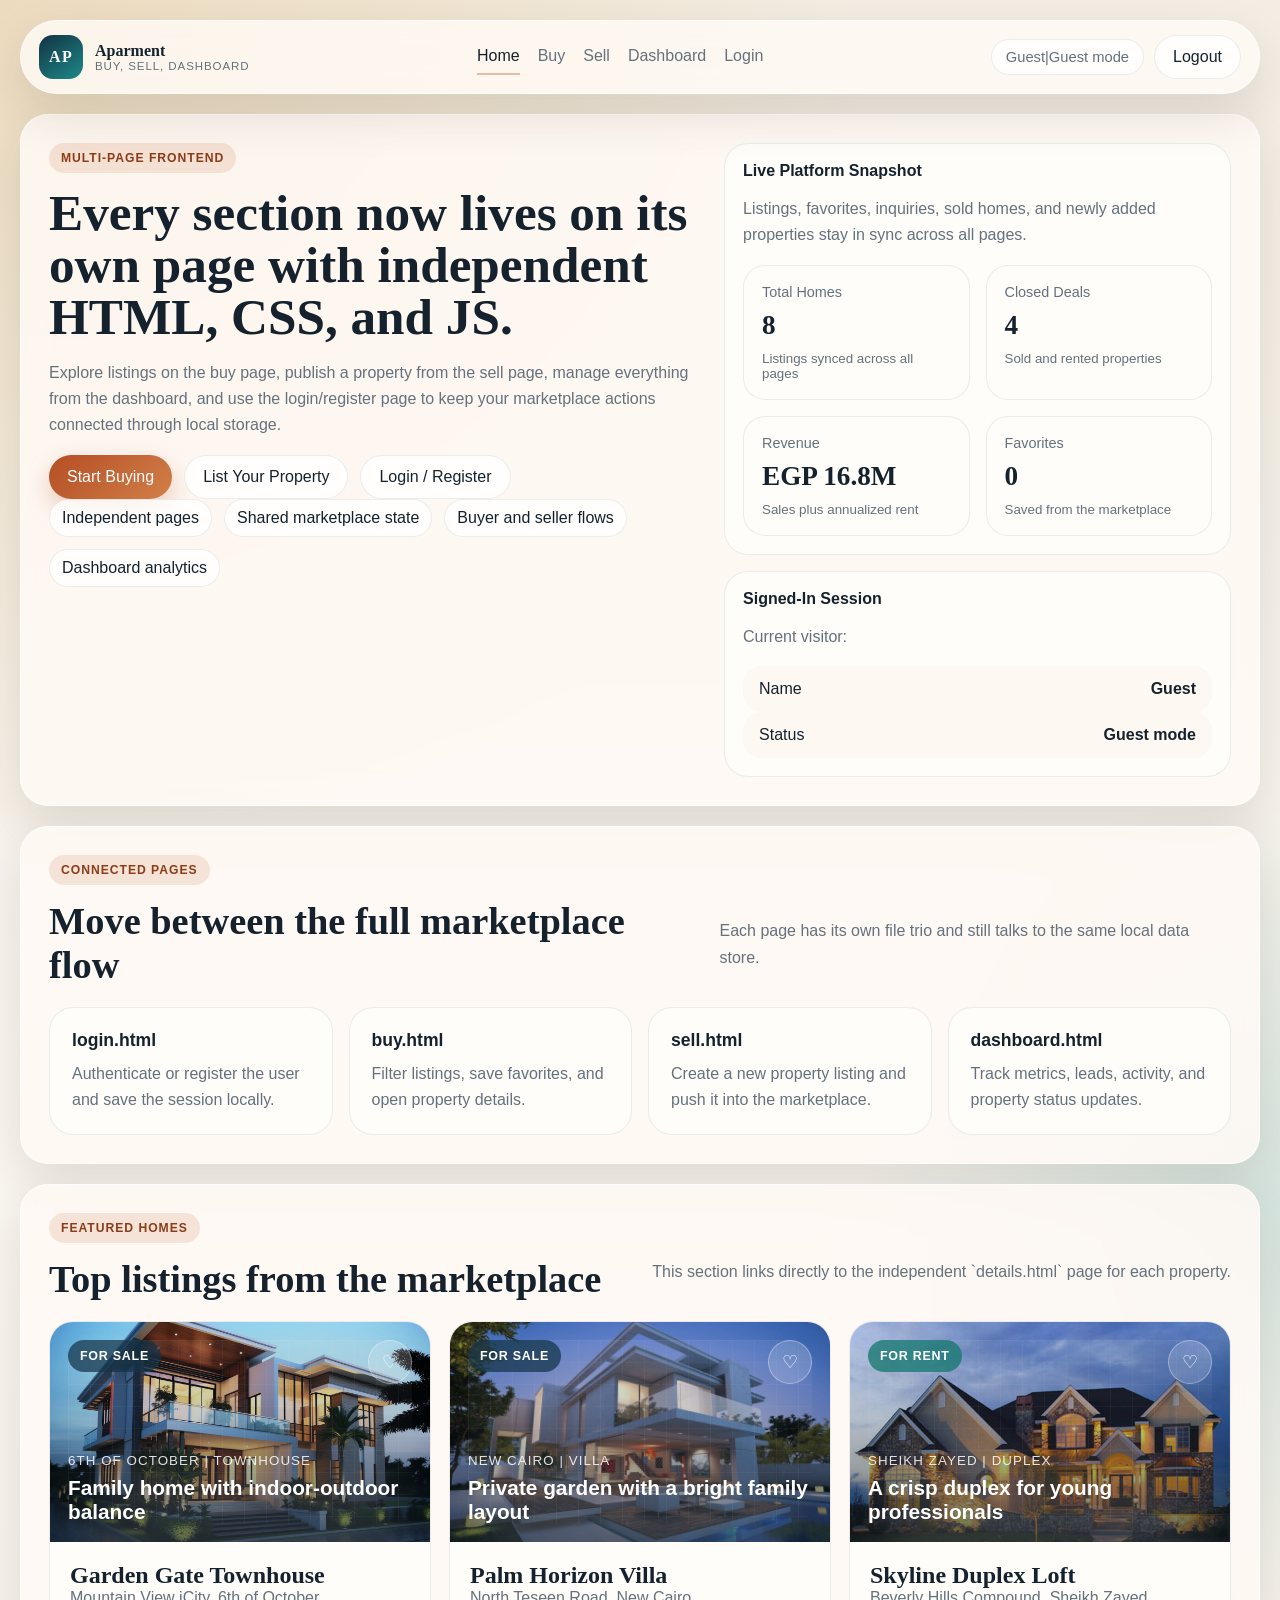
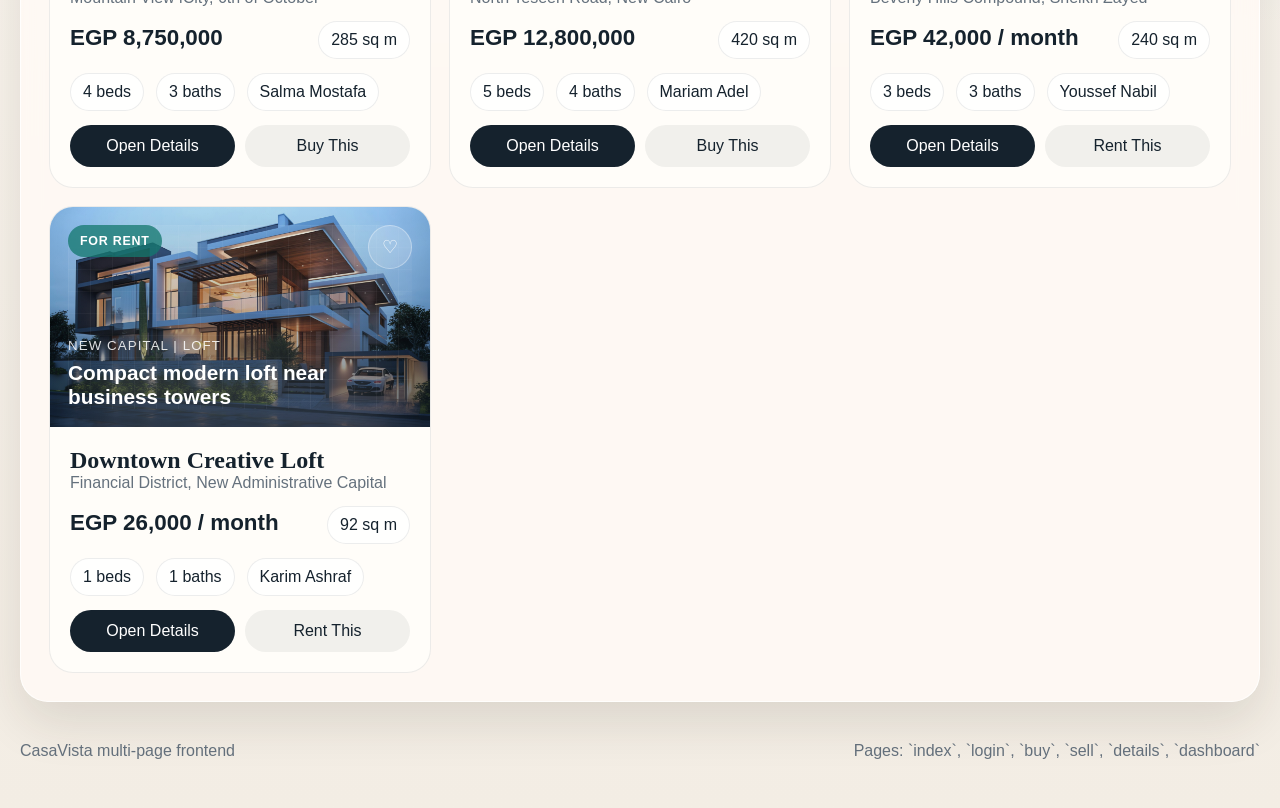
<file: index.html>
<!DOCTYPE html>
<html lang="en">
<head>
  <meta charset="UTF-8">
  <meta http-equiv="refresh" content="0; url=html/index.html">
  <meta name="viewport" content="width=device-width, initial-scale=1.0">
  <title>Team 305106</title>
</head>
<body>
  <p>Redirecting to <a href="html/index.html">Team 305106</a>...</p>
</body>
</html>
</file>
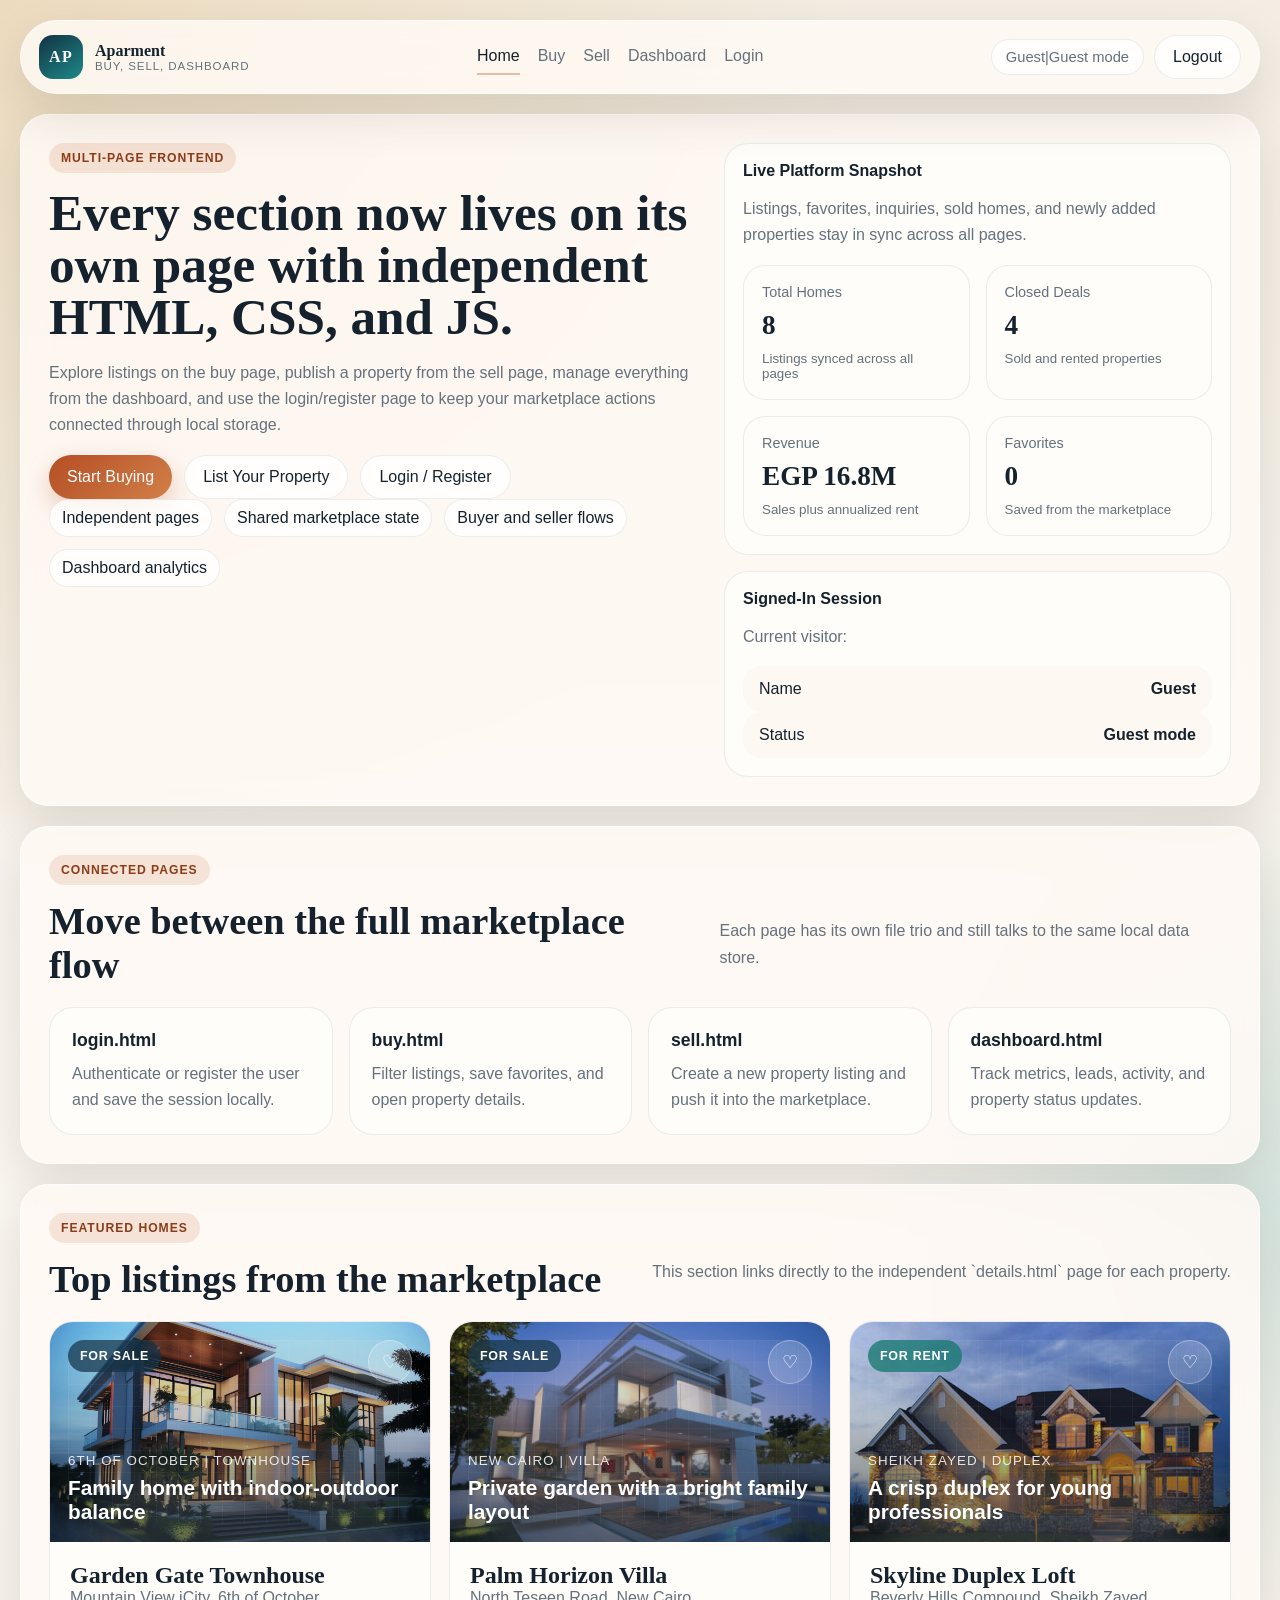
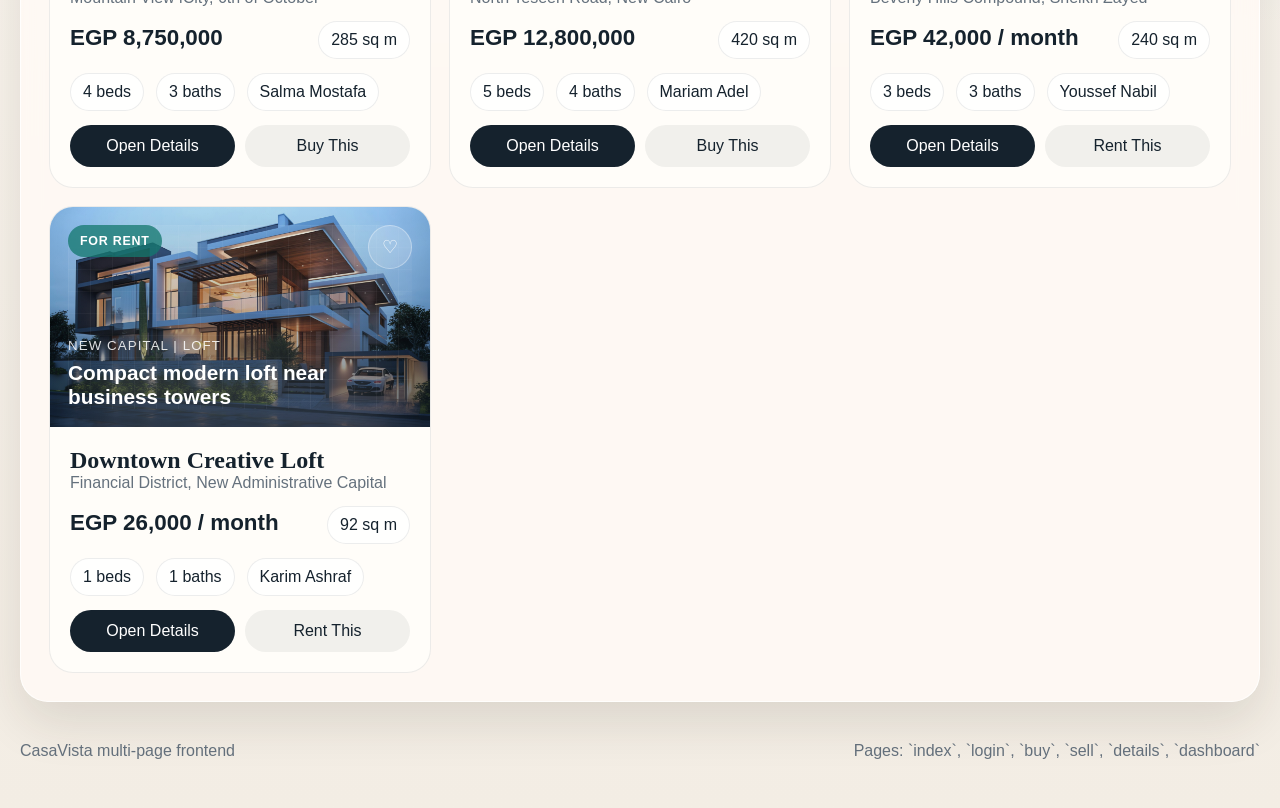
<file: html/index.html>
<!DOCTYPE html>
<html lang="en">
<head>
  <meta charset="UTF-8">
  <meta name="viewport" content="width=device-width, initial-scale=1.0">
  <title>Team 305106 | Property Marketplace</title>
  <link rel="stylesheet" href="../css/shared.css">
  <link rel="stylesheet" href="../css/index.css">
</head>
<body>
  <div class="page-shell">
    <header class="site-header">
      <a class="brand" href="index.html">
        <span class="brand-mark">AP</span>
        <span class="brand-copy">
          <strong>Aparment</strong>
          <small>Buy, Sell, Dashboard</small>
        </span>
      </a>

      <nav class="topnav">
        <a data-nav="home" href="index.html">Home</a>
        <a data-nav="buy" href="buy.html">Buy</a>
        <a data-nav="sell" href="sell.html">Sell</a>
        <a data-nav="dashboard" href="dashboard.html">Dashboard</a>
        <a data-nav="login" data-login-link href="login.html">Login</a>
      </nav>

      <div class="user-tools">
        <span class="user-badge"><span data-session-name>Guest</span> | <span data-auth-state>Guest mode</span></span>
        <button class="ghost-btn" type="button" data-logout hidden>Logout</button>
      </div>
    </header>

    <main>
      <section class="section-card landing-hero split-hero">
        <div class="hero-copy">
          <p class="eyebrow">Multi-Page Frontend</p>
          <h1>Every section now lives on its own page with independent HTML, CSS, and JS.</h1>
          <p class="hero-text">
            Explore listings on the buy page, publish a property from the sell page, manage everything from the dashboard,
            and use the login/register page to keep your marketplace actions connected through local storage.
          </p>

          <div class="hero-actions">
            <a class="primary-btn" href="buy.html">Start Buying</a>
            <a class="secondary-btn" href="sell.html">List Your Property</a>
            <a class="ghost-btn" href="login.html">Login / Register</a>
          </div>

          <div class="hero-features">
            <span class="feature-chip">Independent pages</span>
            <span class="feature-chip">Shared marketplace state</span>
            <span class="feature-chip">Buyer and seller flows</span>
            <span class="feature-chip">Dashboard analytics</span>
          </div>
        </div>

        <div class="stack">
          <article class="preview-card home-spotlight">
            <h4>Live Platform Snapshot</h4>
            <p class="helper-copy">
              Listings, favorites, inquiries, sold homes, and newly added properties stay in sync across all pages.
            </p>
            <div id="homeMetrics" class="metrics-grid"></div>
          </article>

          <article class="preview-card">
            <h4>Signed-In Session</h4>
            <p class="helper-copy">Current visitor:</p>
            <div class="summary-item">
              <span>Name</span>
              <strong data-session-name>Guest</strong>
            </div>
            <div class="summary-item">
              <span>Status</span>
              <strong data-auth-state>Guest mode</strong>
            </div>
          </article>
        </div>
      </section>

      <section class="section-card">
        <div class="section-heading">
          <div>
            <p class="eyebrow">Connected Pages</p>
            <h2>Move between the full marketplace flow</h2>
          </div>
          <p class="section-text">Each page has its own file trio and still talks to the same local data store.</p>
        </div>

        <div class="quick-link-grid cards-grid">
          <a class="nav-card" href="login.html">
            <strong>login.html</strong>
            <span>Authenticate or register the user and save the session locally.</span>
          </a>
          <a class="nav-card" href="buy.html">
            <strong>buy.html</strong>
            <span>Filter listings, save favorites, and open property details.</span>
          </a>
          <a class="nav-card" href="sell.html">
            <strong>sell.html</strong>
            <span>Create a new property listing and push it into the marketplace.</span>
          </a>
          <a class="nav-card" href="dashboard.html">
            <strong>dashboard.html</strong>
            <span>Track metrics, leads, activity, and property status updates.</span>
          </a>
        </div>
      </section>

      <section class="section-card">
        <div class="section-heading">
          <div>
            <p class="eyebrow">Featured Homes</p>
            <h2>Top listings from the marketplace</h2>
          </div>
          <p class="section-text">This section links directly to the independent `details.html` page for each property.</p>
        </div>

        <div id="featuredGrid" class="property-grid"></div>
      </section>
    </main>

    <footer class="page-footer">
      <span>CasaVista multi-page frontend</span>
      <span>Pages: `index`, `login`, `buy`, `sell`, `details`, `dashboard`</span>
    </footer>
  </div>

  <script src="../js/store.js"></script>
  <script src="../js/site.js"></script>
  <script src="../js/index.js"></script>
</body>
</html>
</file>
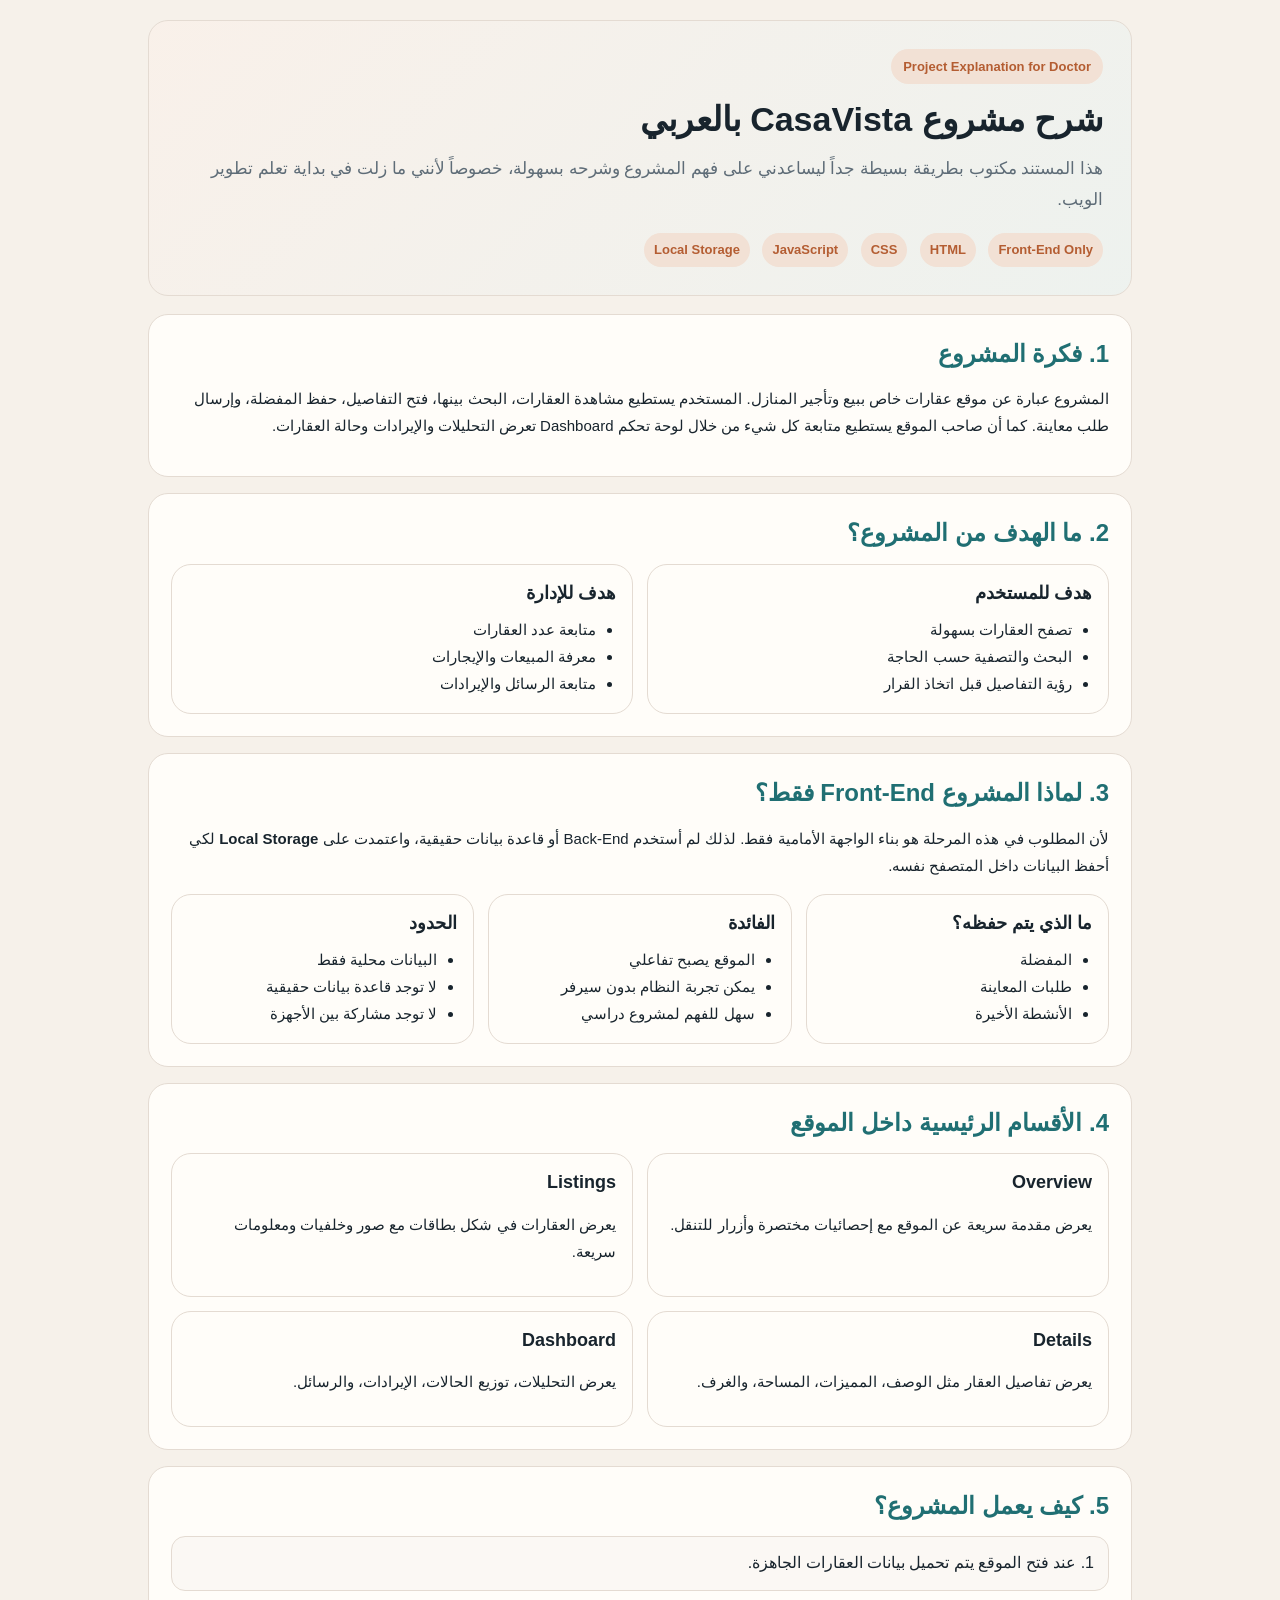
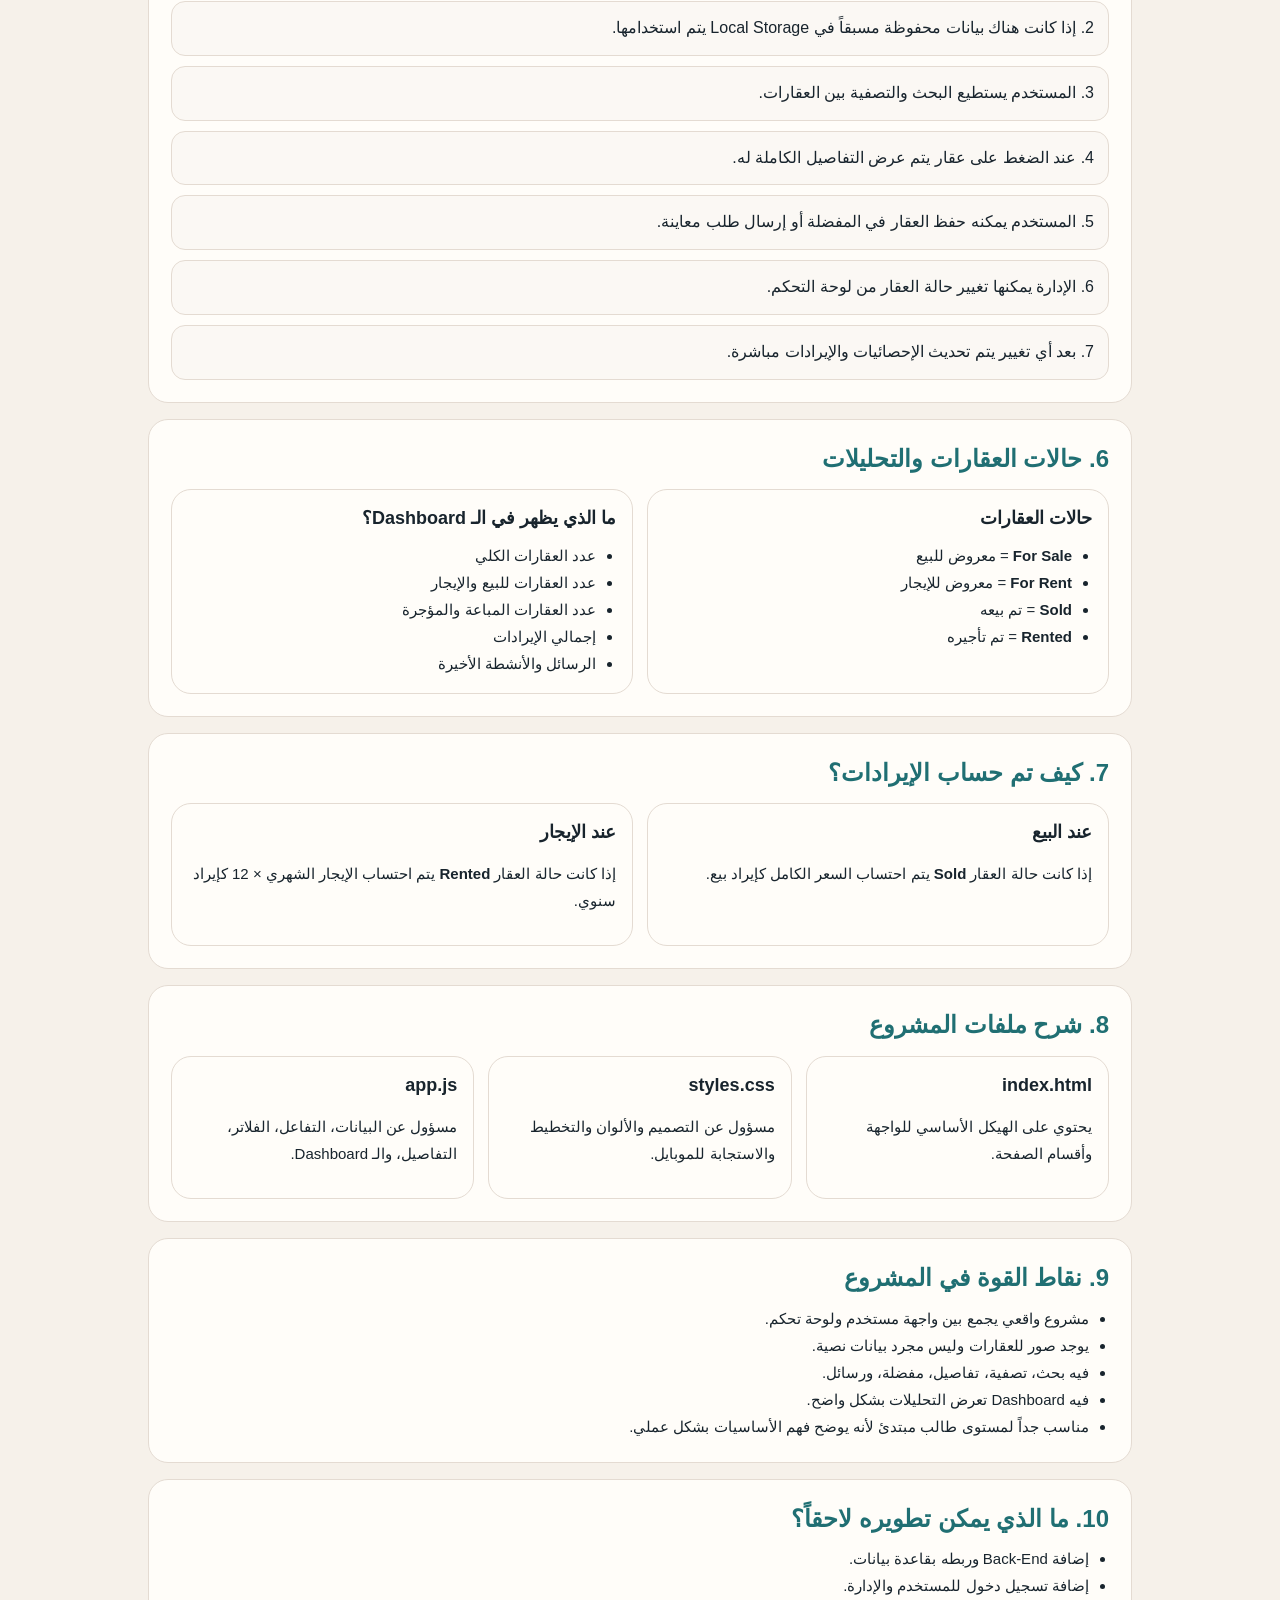
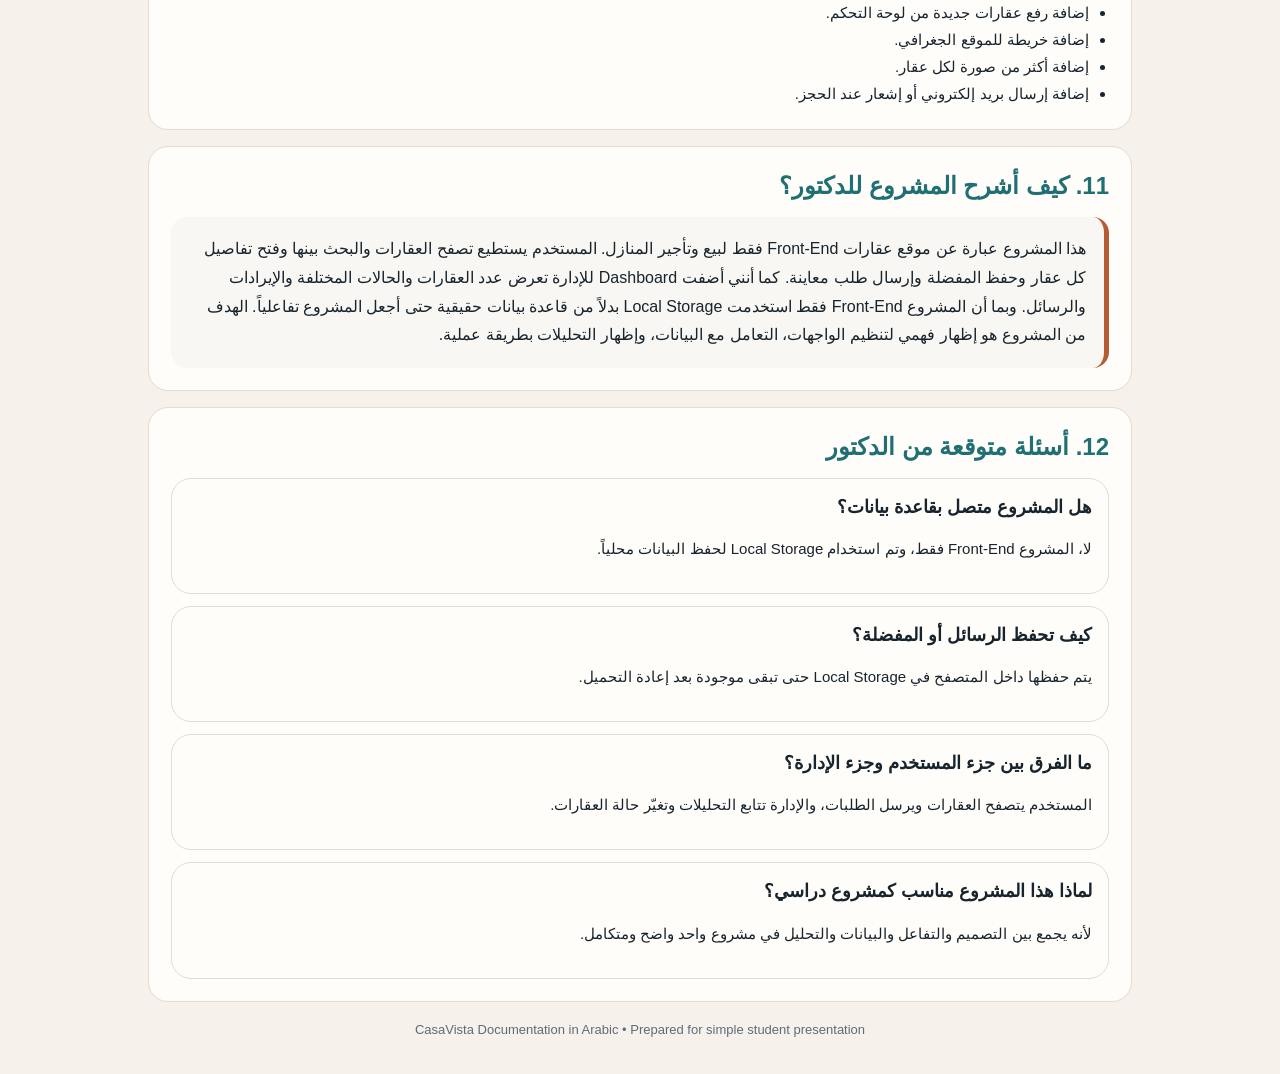
<file: docs/PROJECT_PRESENTATION_AR.html>
<!DOCTYPE html>
<html lang="ar" dir="rtl">
<head>
  <meta charset="UTF-8">
  <meta name="viewport" content="width=device-width, initial-scale=1.0">
  <title>شرح مشروع CasaVista بالعربي</title>
  <style>
    @page {
      size: A4;
      margin: 14mm;
    }

    :root {
      --bg: #f6f1ea;
      --paper: #fffdf9;
      --ink: #18242d;
      --muted: #5e6c77;
      --accent: #b45d32;
      --accent-soft: #f2e1d5;
      --line: #e4dbd2;
      --teal: #206f73;
    }

    * {
      box-sizing: border-box;
    }

    body {
      margin: 0;
      font-family: "Segoe UI", Tahoma, Arial, sans-serif;
      background: var(--bg);
      color: var(--ink);
      line-height: 1.8;
    }

    .sheet {
      width: 100%;
      max-width: 1024px;
      margin: 0 auto;
      padding: 20px;
    }

    .hero,
    .section,
    .mini-card,
    .qa-item {
      background: var(--paper);
      border: 1px solid var(--line);
      border-radius: 20px;
    }

    .hero {
      padding: 28px;
      margin-bottom: 18px;
      background:
        linear-gradient(135deg, rgba(180, 93, 50, 0.08), rgba(32, 111, 115, 0.08)),
        var(--paper);
    }

    .eyebrow {
      display: inline-block;
      margin: 0 0 12px;
      padding: 6px 12px;
      border-radius: 999px;
      background: var(--accent-soft);
      color: var(--accent);
      font-size: 13px;
      font-weight: 700;
    }

    h1,
    h2,
    h3 {
      margin: 0 0 10px;
      line-height: 1.4;
    }

    h1 {
      font-size: 34px;
    }

    h2 {
      font-size: 24px;
      color: var(--teal);
    }

    h3 {
      font-size: 18px;
    }

    p,
    li {
      font-size: 15px;
    }

    .lead {
      font-size: 17px;
      color: var(--muted);
      margin: 0;
    }

    .section {
      padding: 22px;
      margin-bottom: 16px;
      page-break-inside: avoid;
    }

    .grid {
      display: grid;
      grid-template-columns: repeat(2, minmax(0, 1fr));
      gap: 14px;
      margin-top: 14px;
    }

    .triple {
      display: grid;
      grid-template-columns: repeat(3, minmax(0, 1fr));
      gap: 14px;
      margin-top: 14px;
    }

    .mini-card {
      padding: 16px;
      page-break-inside: avoid;
    }

    ul,
    ol {
      margin: 8px 0 0;
      padding-right: 20px;
    }

    .workflow {
      display: grid;
      gap: 10px;
      margin-top: 14px;
    }

    .step {
      padding: 12px 14px;
      border-radius: 14px;
      background: #fbf8f4;
      border: 1px solid var(--line);
    }

    .qa-list {
      display: grid;
      gap: 12px;
      margin-top: 14px;
    }

    .qa-item {
      padding: 16px;
    }

    .speak-box {
      padding: 18px;
      border-radius: 16px;
      background: #f8f7f3;
      border-right: 5px solid var(--accent);
      margin-top: 14px;
      font-size: 16px;
    }

    .footer-note {
      margin-top: 16px;
      color: var(--muted);
      font-size: 13px;
      text-align: center;
    }

    .tag {
      display: inline-block;
      margin: 4px 0 0 8px;
      padding: 5px 10px;
      border-radius: 999px;
      background: var(--accent-soft);
      color: var(--accent);
      font-size: 13px;
      font-weight: 600;
    }

    @media print {
      .sheet {
        padding: 0;
      }
    }
  </style>
</head>
<body>
  <div class="sheet">
    <section class="hero">
      <div class="eyebrow">Project Explanation for Doctor</div>
      <h1>شرح مشروع CasaVista بالعربي</h1>
      <p class="lead">
        هذا المستند مكتوب بطريقة بسيطة جداً ليساعدني على فهم المشروع وشرحه بسهولة، خصوصاً لأنني ما زلت في بداية تعلم تطوير الويب.
      </p>
      <div style="margin-top:14px">
        <span class="tag">Front-End Only</span>
        <span class="tag">HTML</span>
        <span class="tag">CSS</span>
        <span class="tag">JavaScript</span>
        <span class="tag">Local Storage</span>
      </div>
    </section>

    <section class="section">
      <h2>1. فكرة المشروع</h2>
      <p>
        المشروع عبارة عن موقع عقارات خاص ببيع وتأجير المنازل. المستخدم يستطيع مشاهدة العقارات، البحث بينها،
        فتح التفاصيل، حفظ المفضلة، وإرسال طلب معاينة. كما أن صاحب الموقع يستطيع متابعة كل شيء من خلال
        لوحة تحكم Dashboard تعرض التحليلات والإيرادات وحالة العقارات.
      </p>
    </section>

    <section class="section">
      <h2>2. ما الهدف من المشروع؟</h2>
      <div class="grid">
        <article class="mini-card">
          <h3>هدف للمستخدم</h3>
          <ul>
            <li>تصفح العقارات بسهولة</li>
            <li>البحث والتصفية حسب الحاجة</li>
            <li>رؤية التفاصيل قبل اتخاذ القرار</li>
          </ul>
        </article>
        <article class="mini-card">
          <h3>هدف للإدارة</h3>
          <ul>
            <li>متابعة عدد العقارات</li>
            <li>معرفة المبيعات والإيجارات</li>
            <li>متابعة الرسائل والإيرادات</li>
          </ul>
        </article>
      </div>
    </section>

    <section class="section">
      <h2>3. لماذا المشروع Front-End فقط؟</h2>
      <p>
        لأن المطلوب في هذه المرحلة هو بناء الواجهة الأمامية فقط. لذلك لم أستخدم Back-End أو قاعدة بيانات حقيقية،
        واعتمدت على <strong>Local Storage</strong> لكي أحفظ البيانات داخل المتصفح نفسه.
      </p>
      <div class="triple">
        <article class="mini-card">
          <h3>ما الذي يتم حفظه؟</h3>
          <ul>
            <li>المفضلة</li>
            <li>طلبات المعاينة</li>
            <li>الأنشطة الأخيرة</li>
          </ul>
        </article>
        <article class="mini-card">
          <h3>الفائدة</h3>
          <ul>
            <li>الموقع يصبح تفاعلي</li>
            <li>يمكن تجربة النظام بدون سيرفر</li>
            <li>سهل للفهم لمشروع دراسي</li>
          </ul>
        </article>
        <article class="mini-card">
          <h3>الحدود</h3>
          <ul>
            <li>البيانات محلية فقط</li>
            <li>لا توجد قاعدة بيانات حقيقية</li>
            <li>لا توجد مشاركة بين الأجهزة</li>
          </ul>
        </article>
      </div>
    </section>

    <section class="section">
      <h2>4. الأقسام الرئيسية داخل الموقع</h2>
      <div class="grid">
        <article class="mini-card">
          <h3>Overview</h3>
          <p>يعرض مقدمة سريعة عن الموقع مع إحصائيات مختصرة وأزرار للتنقل.</p>
        </article>
        <article class="mini-card">
          <h3>Listings</h3>
          <p>يعرض العقارات في شكل بطاقات مع صور وخلفيات ومعلومات سريعة.</p>
        </article>
        <article class="mini-card">
          <h3>Details</h3>
          <p>يعرض تفاصيل العقار مثل الوصف، المميزات، المساحة، والغرف.</p>
        </article>
        <article class="mini-card">
          <h3>Dashboard</h3>
          <p>يعرض التحليلات، توزيع الحالات، الإيرادات، والرسائل.</p>
        </article>
      </div>
    </section>

    <section class="section">
      <h2>5. كيف يعمل المشروع؟</h2>
      <div class="workflow">
        <div class="step">1. عند فتح الموقع يتم تحميل بيانات العقارات الجاهزة.</div>
        <div class="step">2. إذا كانت هناك بيانات محفوظة مسبقاً في Local Storage يتم استخدامها.</div>
        <div class="step">3. المستخدم يستطيع البحث والتصفية بين العقارات.</div>
        <div class="step">4. عند الضغط على عقار يتم عرض التفاصيل الكاملة له.</div>
        <div class="step">5. المستخدم يمكنه حفظ العقار في المفضلة أو إرسال طلب معاينة.</div>
        <div class="step">6. الإدارة يمكنها تغيير حالة العقار من لوحة التحكم.</div>
        <div class="step">7. بعد أي تغيير يتم تحديث الإحصائيات والإيرادات مباشرة.</div>
      </div>
    </section>

    <section class="section">
      <h2>6. حالات العقارات والتحليلات</h2>
      <div class="grid">
        <article class="mini-card">
          <h3>حالات العقارات</h3>
          <ul>
            <li><strong>For Sale</strong> = معروض للبيع</li>
            <li><strong>For Rent</strong> = معروض للإيجار</li>
            <li><strong>Sold</strong> = تم بيعه</li>
            <li><strong>Rented</strong> = تم تأجيره</li>
          </ul>
        </article>
        <article class="mini-card">
          <h3>ما الذي يظهر في الـ Dashboard؟</h3>
          <ul>
            <li>عدد العقارات الكلي</li>
            <li>عدد العقارات للبيع والإيجار</li>
            <li>عدد العقارات المباعة والمؤجرة</li>
            <li>إجمالي الإيرادات</li>
            <li>الرسائل والأنشطة الأخيرة</li>
          </ul>
        </article>
      </div>
    </section>

    <section class="section">
      <h2>7. كيف تم حساب الإيرادات؟</h2>
      <div class="grid">
        <article class="mini-card">
          <h3>عند البيع</h3>
          <p>إذا كانت حالة العقار <strong>Sold</strong> يتم احتساب السعر الكامل كإيراد بيع.</p>
        </article>
        <article class="mini-card">
          <h3>عند الإيجار</h3>
          <p>إذا كانت حالة العقار <strong>Rented</strong> يتم احتساب الإيجار الشهري × 12 كإيراد سنوي.</p>
        </article>
      </div>
    </section>

    <section class="section">
      <h2>8. شرح ملفات المشروع</h2>
      <div class="triple">
        <article class="mini-card">
          <h3>index.html</h3>
          <p>يحتوي على الهيكل الأساسي للواجهة وأقسام الصفحة.</p>
        </article>
        <article class="mini-card">
          <h3>styles.css</h3>
          <p>مسؤول عن التصميم والألوان والتخطيط والاستجابة للموبايل.</p>
        </article>
        <article class="mini-card">
          <h3>app.js</h3>
          <p>مسؤول عن البيانات، التفاعل، الفلاتر، التفاصيل، والـ Dashboard.</p>
        </article>
      </div>
    </section>

    <section class="section">
      <h2>9. نقاط القوة في المشروع</h2>
      <ul>
        <li>مشروع واقعي يجمع بين واجهة مستخدم ولوحة تحكم.</li>
        <li>يوجد صور للعقارات وليس مجرد بيانات نصية.</li>
        <li>فيه بحث، تصفية، تفاصيل، مفضلة، ورسائل.</li>
        <li>فيه Dashboard تعرض التحليلات بشكل واضح.</li>
        <li>مناسب جداً لمستوى طالب مبتدئ لأنه يوضح فهم الأساسيات بشكل عملي.</li>
      </ul>
    </section>

    <section class="section">
      <h2>10. ما الذي يمكن تطويره لاحقاً؟</h2>
      <ul>
        <li>إضافة Back-End وربطه بقاعدة بيانات.</li>
        <li>إضافة تسجيل دخول للمستخدم والإدارة.</li>
        <li>إضافة رفع عقارات جديدة من لوحة التحكم.</li>
        <li>إضافة خريطة للموقع الجغرافي.</li>
        <li>إضافة أكثر من صورة لكل عقار.</li>
        <li>إضافة إرسال بريد إلكتروني أو إشعار عند الحجز.</li>
      </ul>
    </section>

    <section class="section">
      <h2>11. كيف أشرح المشروع للدكتور؟</h2>
      <div class="speak-box">
        هذا المشروع عبارة عن موقع عقارات Front-End فقط لبيع وتأجير المنازل.
        المستخدم يستطيع تصفح العقارات والبحث بينها وفتح تفاصيل كل عقار وحفظ المفضلة وإرسال طلب معاينة.
        كما أنني أضفت Dashboard للإدارة تعرض عدد العقارات والحالات المختلفة والإيرادات والرسائل.
        وبما أن المشروع Front-End فقط استخدمت Local Storage بدلاً من قاعدة بيانات حقيقية حتى أجعل المشروع تفاعلياً.
        الهدف من المشروع هو إظهار فهمي لتنظيم الواجهات، التعامل مع البيانات، وإظهار التحليلات بطريقة عملية.
      </div>
    </section>

    <section class="section">
      <h2>12. أسئلة متوقعة من الدكتور</h2>
      <div class="qa-list">
        <article class="qa-item">
          <h3>هل المشروع متصل بقاعدة بيانات؟</h3>
          <p>لا، المشروع Front-End فقط، وتم استخدام Local Storage لحفظ البيانات محلياً.</p>
        </article>
        <article class="qa-item">
          <h3>كيف تحفظ الرسائل أو المفضلة؟</h3>
          <p>يتم حفظها داخل المتصفح في Local Storage حتى تبقى موجودة بعد إعادة التحميل.</p>
        </article>
        <article class="qa-item">
          <h3>ما الفرق بين جزء المستخدم وجزء الإدارة؟</h3>
          <p>المستخدم يتصفح العقارات ويرسل الطلبات، والإدارة تتابع التحليلات وتغيّر حالة العقارات.</p>
        </article>
        <article class="qa-item">
          <h3>لماذا هذا المشروع مناسب كمشروع دراسي؟</h3>
          <p>لأنه يجمع بين التصميم والتفاعل والبيانات والتحليل في مشروع واحد واضح ومتكامل.</p>
        </article>
      </div>
    </section>

    <p class="footer-note">
      CasaVista Documentation in Arabic • Prepared for simple student presentation
    </p>
  </div>
</body>
</html>
</file>
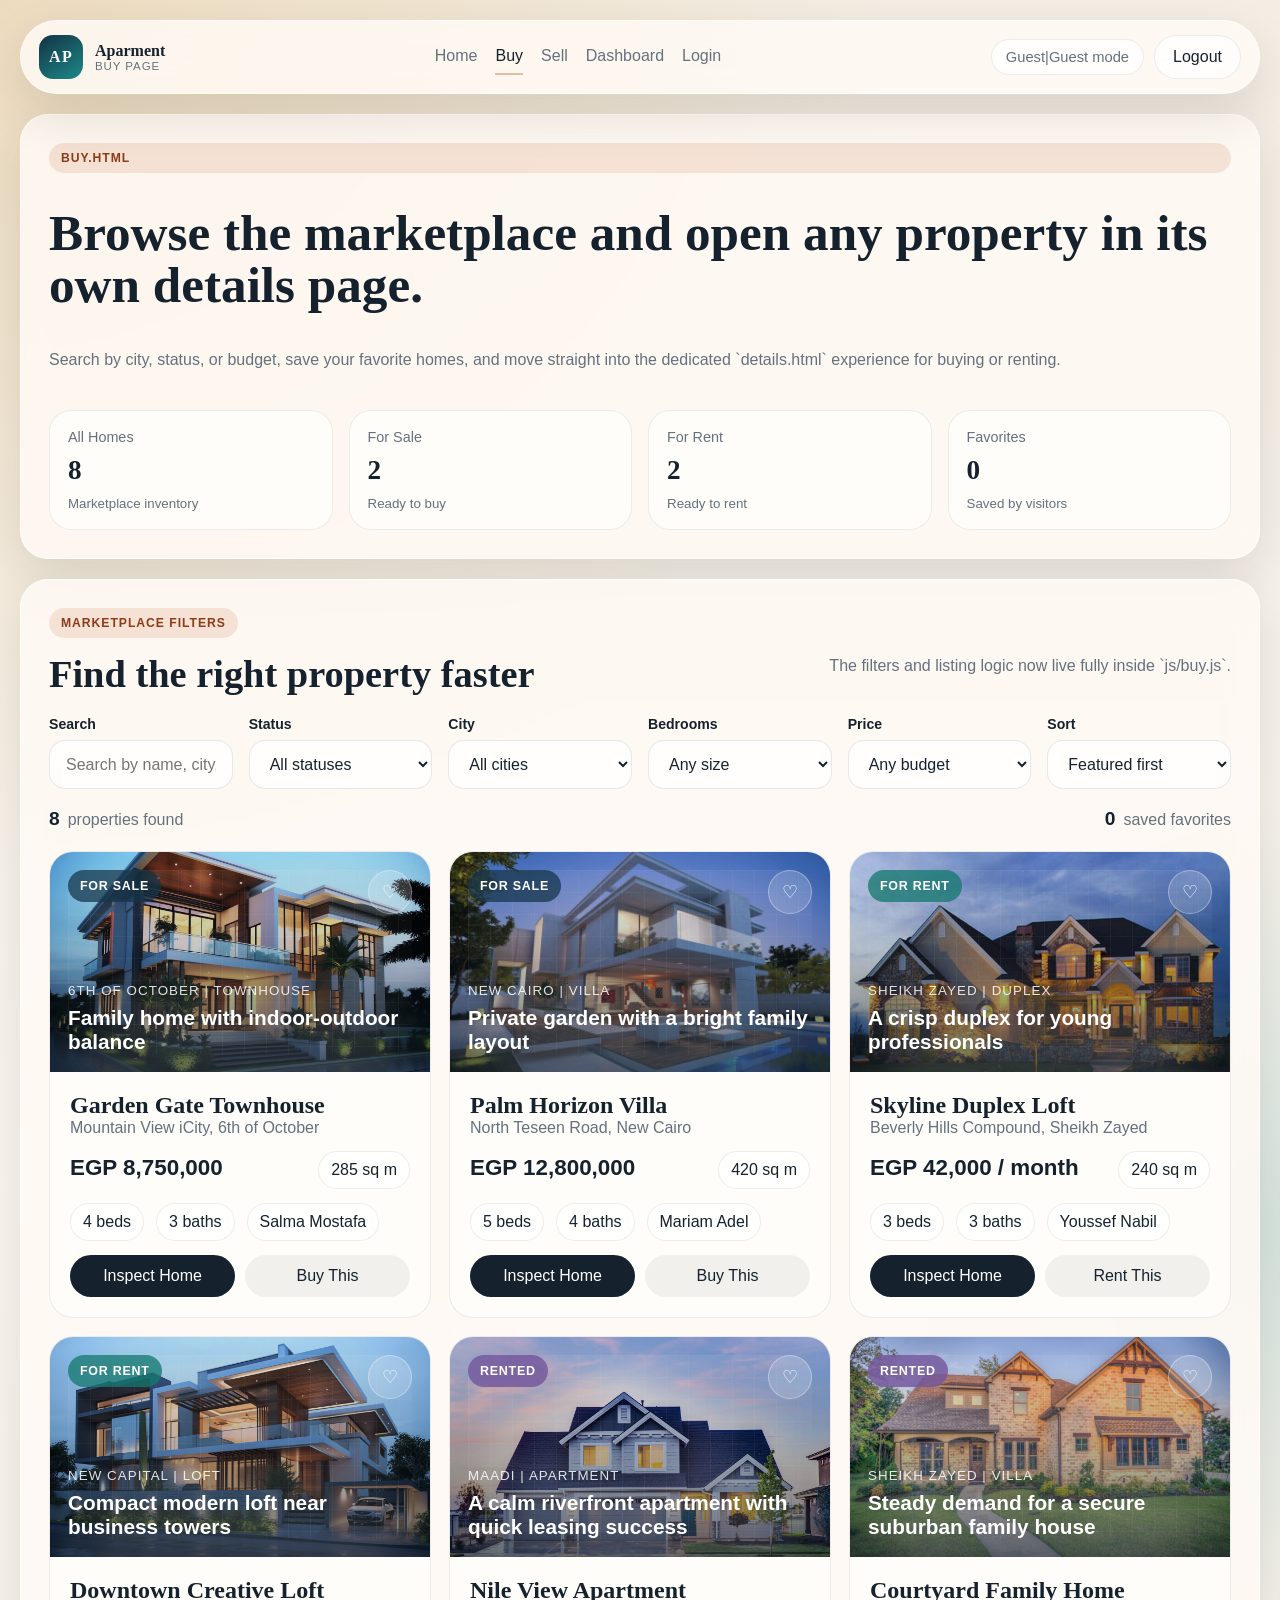
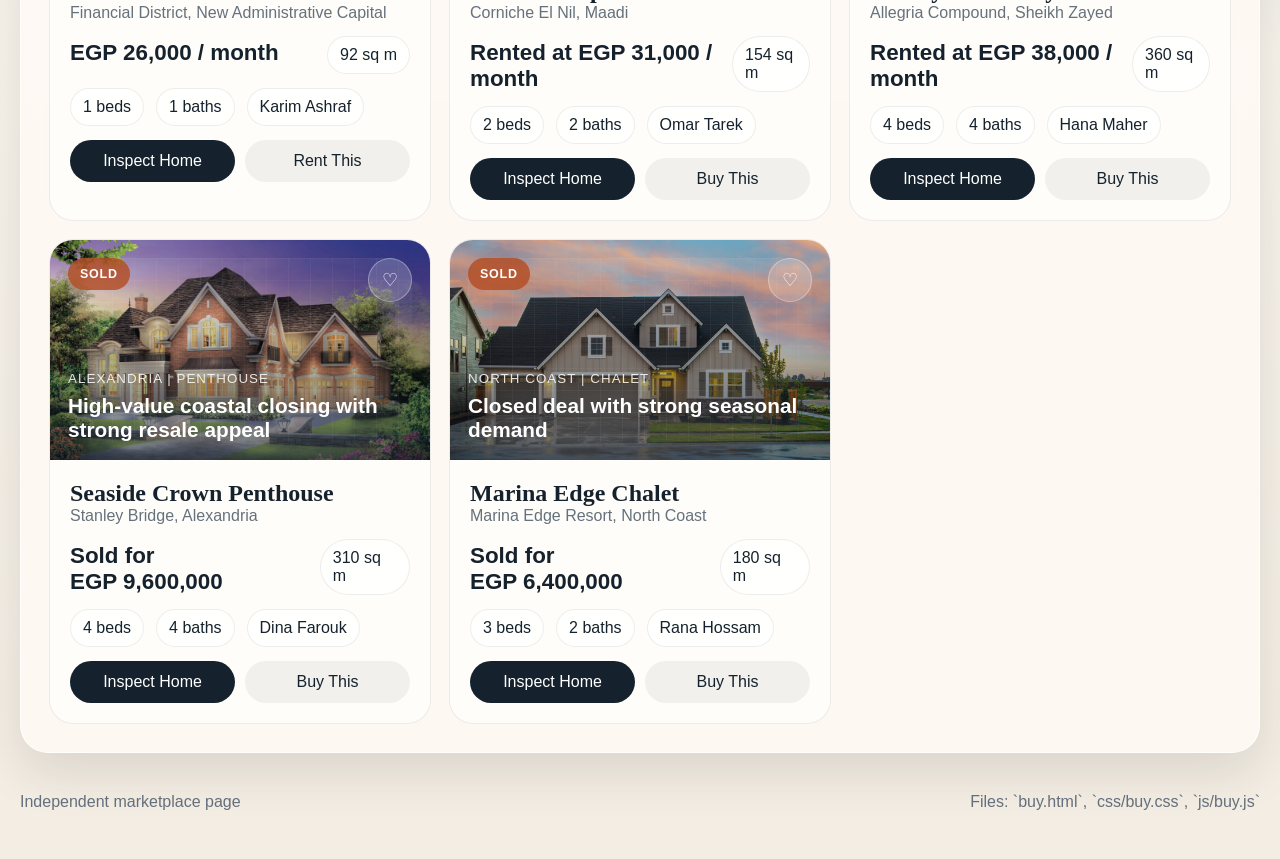
<file: html/buy.html>
<!DOCTYPE html>
<html lang="en">
<head>
  <meta charset="UTF-8">
  <meta name="viewport" content="width=device-width, initial-scale=1.0">
  <title>Buy Properties | CasaVista</title>
  <link rel="stylesheet" href="../css/shared.css">
  <link rel="stylesheet" href="../css/buy.css">
</head>
<body>
  <div class="page-shell">
    <header class="site-header">
      <a class="brand" href="index.html">
        <span class="brand-mark">AP</span>
        <span class="brand-copy">
          <strong>Aparment</strong>
          <small>Buy Page</small>
        </span>
      </a>

      <nav class="topnav">
        <a data-nav="home" href="index.html">Home</a>
        <a data-nav="buy" href="buy.html">Buy</a>
        <a data-nav="sell" href="sell.html">Sell</a>
        <a data-nav="dashboard" href="dashboard.html">Dashboard</a>
        <a data-nav="login" data-login-link href="login.html">Login</a>
      </nav>

      <div class="user-tools">
        <span class="user-badge"><span data-session-name>Guest</span> | <span data-auth-state>Guest mode</span></span>
        <button class="ghost-btn" type="button" data-logout hidden>Logout</button>
      </div>
    </header>

    <main>
      <section class="section-card page-hero">
        <p class="eyebrow">buy.html</p>
        <h1 class="page-title">Browse the marketplace and open any property in its own details page.</h1>
        <p class="hero-text">
          Search by city, status, or budget, save your favorite homes, and move straight into the dedicated `details.html` experience for buying or renting.
        </p>
        <div id="marketplaceMetrics" class="metrics-grid"></div>
      </section>

      <section class="section-card">
        <div class="section-heading">
          <div>
            <p class="eyebrow">Marketplace Filters</p>
            <h2>Find the right property faster</h2>
          </div>
          <p class="section-text">The filters and listing logic now live fully inside `js/buy.js`.</p>
        </div>

        <div class="filters-grid buy-filters">
          <label class="field">
            <span>Search</span>
            <input id="searchInput" type="text" placeholder="Search by name, city, address, or type">
          </label>

          <label class="field">
            <span>Status</span>
            <select id="statusFilter">
              <option value="all">All statuses</option>
              <option value="for-sale">For Sale</option>
              <option value="for-rent">For Rent</option>
              <option value="sold">Sold</option>
              <option value="rented">Rented</option>
            </select>
          </label>

          <label class="field">
            <span>City</span>
            <select id="cityFilter">
              <option value="all">All cities</option>
            </select>
          </label>

          <label class="field">
            <span>Bedrooms</span>
            <select id="bedroomFilter">
              <option value="all">Any size</option>
              <option value="1">1 bedroom</option>
              <option value="2">2 bedrooms</option>
              <option value="3">3 bedrooms</option>
              <option value="4">4 bedrooms</option>
              <option value="5+">5+ bedrooms</option>
            </select>
          </label>

          <label class="field">
            <span>Price</span>
            <select id="priceFilter">
              <option value="all">Any budget</option>
              <option value="under-5000000">Below EGP 5M</option>
              <option value="5000000-9000000">EGP 5M to EGP 9M</option>
              <option value="over-9000000">Above EGP 9M</option>
              <option value="under-40000">Rent below EGP 40K</option>
              <option value="over-40000">Rent above EGP 40K</option>
            </select>
          </label>

          <label class="field">
            <span>Sort</span>
            <select id="sortFilter">
              <option value="featured">Featured first</option>
              <option value="price-high">Highest price</option>
              <option value="price-low">Lowest price</option>
              <option value="size-high">Largest area</option>
              <option value="newest">Newest listed</option>
            </select>
          </label>
        </div>

        <div class="results-bar">
          <div class="results-copy">
            <strong id="resultCount">0</strong>
            <span>properties found</span>
          </div>
          <div class="results-copy">
            <strong id="favoriteCount">0</strong>
            <span>saved favorites</span>
          </div>
        </div>

        <div id="propertyGrid" class="property-grid"></div>
      </section>
    </main>

    <footer class="page-footer">
      <span>Independent marketplace page</span>
      <span>Files: `buy.html`, `css/buy.css`, `js/buy.js`</span>
    </footer>
  </div>

  <script src="../js/store.js"></script>
  <script src="../js/site.js"></script>
  <script src="../js/buy.js"></script>
</body>
</html>
</file>
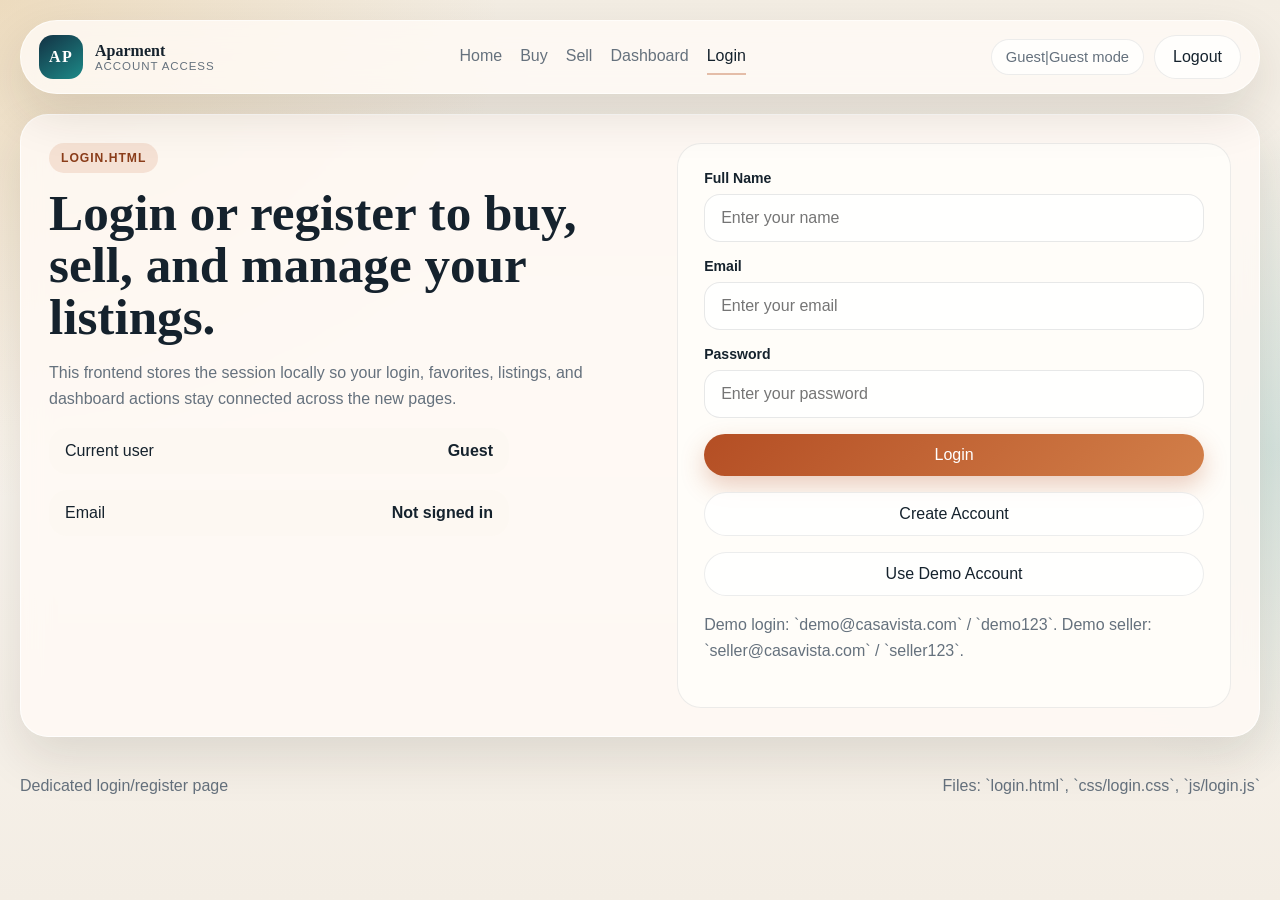
<file: html/dashboard.html>
<!DOCTYPE html>
<html lang="en">
<head>
  <meta charset="UTF-8">
  <meta name="viewport" content="width=device-width, initial-scale=1.0">
  <title>Dashboard | CasaVista</title>
  <link rel="stylesheet" href="../css/shared.css">
  <link rel="stylesheet" href="../css/dashboard.css">
</head>
<body>
  <div class="page-shell">
    <header class="site-header">
      <a class="brand" href="index.html">
        <span class="brand-mark">AP</span>
        <span class="brand-copy">
          <strong>Aparment</strong>
          <small>Dashboard Page</small>
        </span>
      </a>

      <nav class="topnav">
        <a data-nav="home" href="index.html">Home</a>
        <a data-nav="buy" href="buy.html">Buy</a>
        <a data-nav="sell" href="sell.html">Sell</a>
        <a data-nav="dashboard" href="dashboard.html">Dashboard</a>
        <a data-nav="login" data-login-link href="login.html">Login</a>
      </nav>

      <div class="user-tools">
        <span class="user-badge"><span data-session-name>Guest</span> | <span data-auth-state>Guest mode</span></span>
        <button class="ghost-btn" type="button" data-logout hidden>Logout</button>
      </div>
    </header>

    <main>
      <section class="section-card">
        <div class="section-heading">
          <div>
            <p class="eyebrow">dashboard.html</p>
            <h2>Track marketplace performance, leads, and listing status</h2>
          </div>
          <p class="section-text">The dashboard is now a standalone page connected to the same data store as the buyer and seller flows.</p>
        </div>

        <div id="dashboardBanner" class="message-banner" hidden></div>
        <div id="metricsGrid" class="metrics-grid dashboard-metrics"></div>

        <div class="analytics-grid">
          <article class="dashboard-card">
            <div class="card-heading">
              <h3>Status Distribution</h3>
              <span>How properties are currently classified</span>
            </div>
            <div id="statusChart" class="bar-stack"></div>
          </article>

          <article class="dashboard-card">
            <div class="card-heading">
              <h3>City Performance</h3>
              <span>Where the strongest inventory lives</span>
            </div>
            <div id="cityChart" class="bar-stack"></div>
          </article>

          <article class="dashboard-card">
            <div class="card-heading">
              <h3>Property Type Mix</h3>
              <span>Balance of homes on the platform</span>
            </div>
            <div id="typeChart" class="bar-stack"></div>
          </article>

          <article class="dashboard-card">
            <div class="card-heading">
              <h3>Revenue Breakdown</h3>
              <span>Closed deals separated by sales and rentals</span>
            </div>
            <div id="revenueChart" class="summary-list"></div>
          </article>
        </div>

        <div class="dashboard-lower">
          <article class="dashboard-card">
            <div class="card-heading">
              <h3>Recent Activity</h3>
              <span>Latest changes happening across all pages</span>
            </div>
            <div id="activityList" class="feed-list"></div>
          </article>

          <article class="dashboard-card">
            <div class="card-heading">
              <h3>Lead Inbox</h3>
              <span>Viewing requests created from the details page</span>
            </div>
            <div id="inquiryList" class="feed-list"></div>
          </article>

          <article class="dashboard-card">
            <div class="card-heading">
              <h3>Admin Actions</h3>
              <span>Update a listing status and watch analytics refresh</span>
            </div>

            <form id="statusForm" class="stack">
              <label class="field">
                <span>Property</span>
                <select id="propertySelect"></select>
              </label>

              <label class="field">
                <span>New status</span>
                <select id="adminStatus">
                  <option value="for-sale">For Sale</option>
                  <option value="for-rent">For Rent</option>
                  <option value="sold">Sold</option>
                  <option value="rented">Rented</option>
                </select>
              </label>

              <button class="primary-btn full-width" type="submit">Save Status</button>
            </form>

            <p id="statusHint" class="status-hint">Choose a property and update its status.</p>
          </article>
        </div>
      </section>

      <section class="section-card">
        <div class="section-heading">
          <div>
            <p class="eyebrow">My Listings</p>
            <h2>Properties created from the seller page</h2>
          </div>
          <p class="section-text">This section helps the logged-in user verify that their listings were published correctly.</p>
        </div>

        <div id="userListings" class="property-grid"></div>
      </section>
    </main>

    <footer class="page-footer">
      <span>Independent dashboard page</span>
      <span>Files: `dashboard.html`, `css/dashboard.css`, `js/dashboard.js`</span>
    </footer>
  </div>

  <script src="../js/store.js"></script>
  <script src="../js/site.js"></script>
  <script src="../js/dashboard.js"></script>
</body>
</html>
</file>
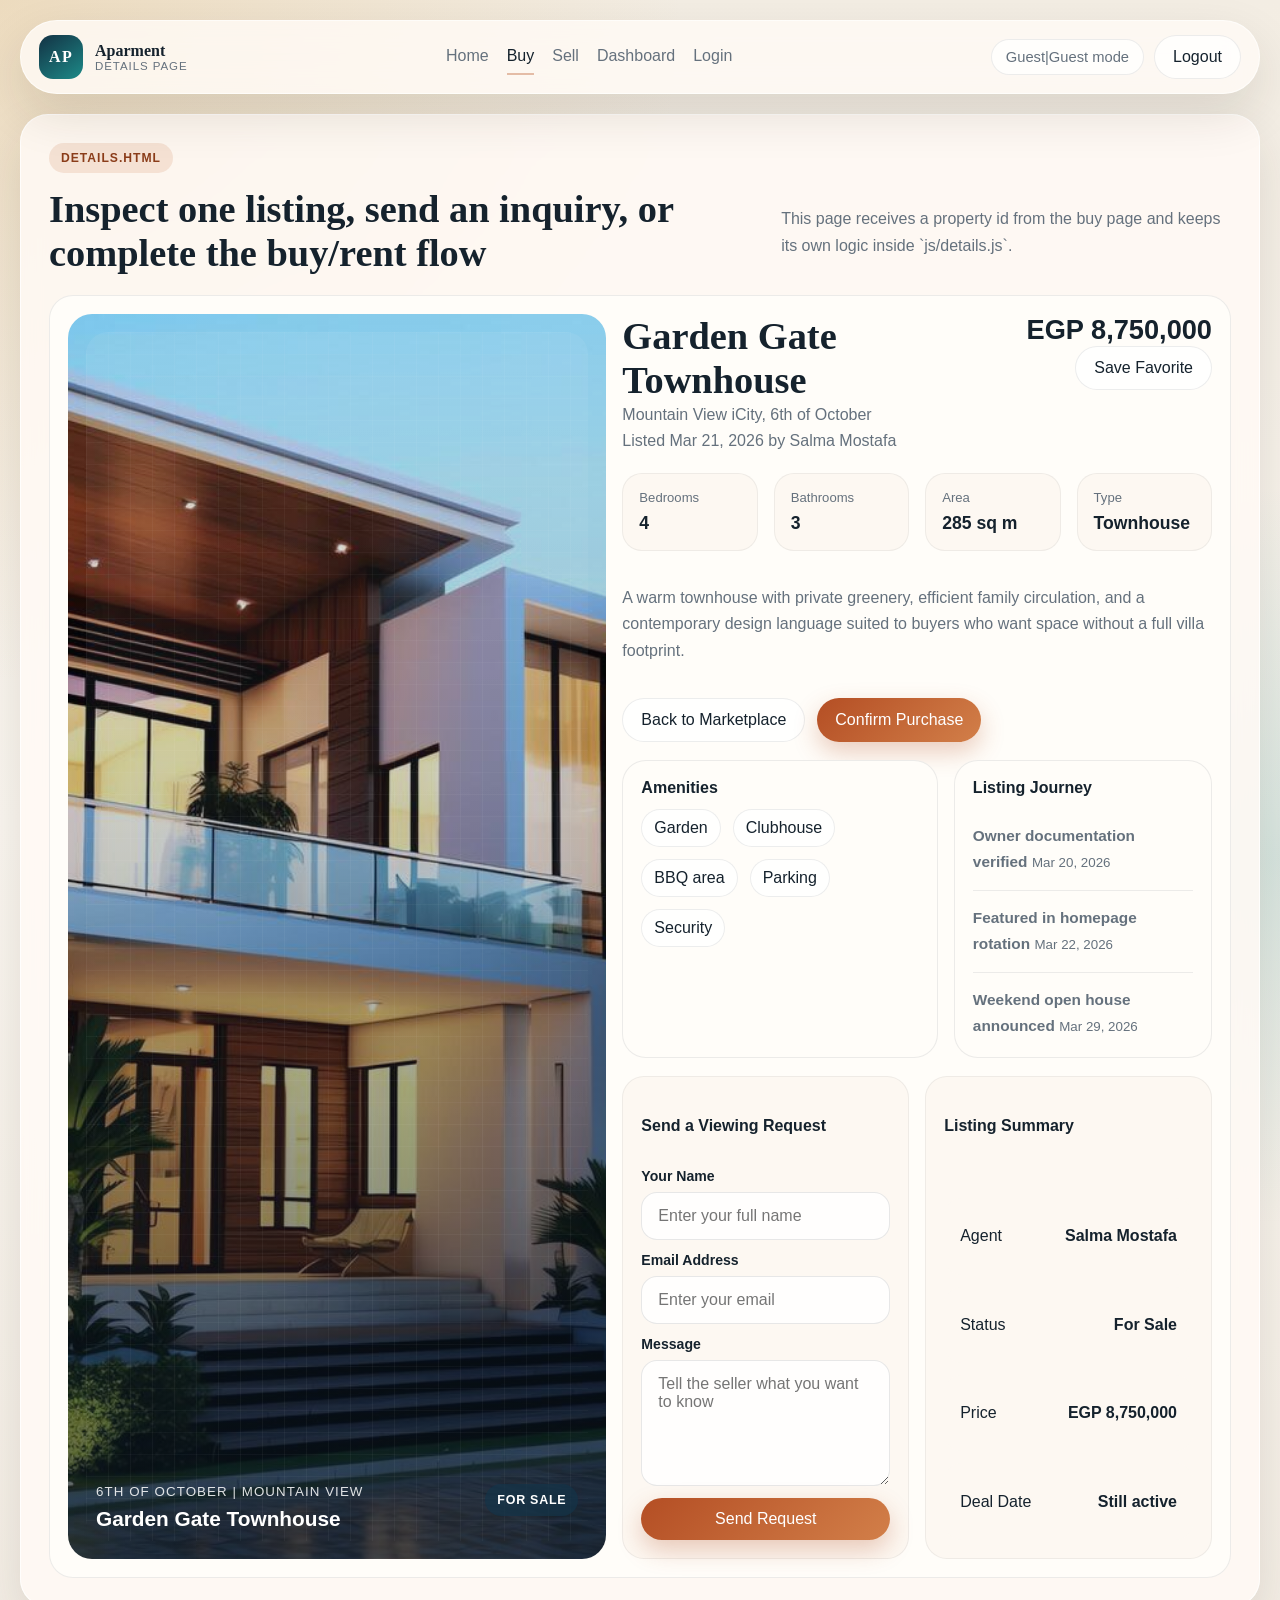
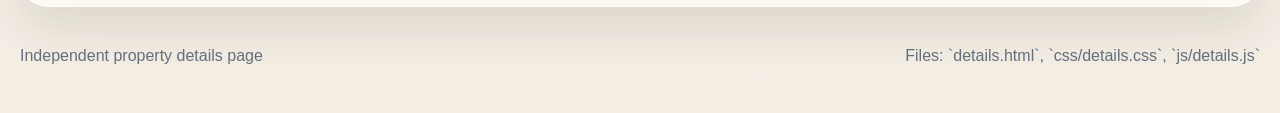
<file: html/details.html>
<!DOCTYPE html>
<html lang="en">
<head>
  <meta charset="UTF-8">
  <meta name="viewport" content="width=device-width, initial-scale=1.0">
  <title>Property Details | CasaVista</title>
  <link rel="stylesheet" href="../css/shared.css">
  <link rel="stylesheet" href="../css/details.css">
</head>
<body>
  <div class="page-shell">
    <header class="site-header">
      <a class="brand" href="index.html">
        <span class="brand-mark">AP</span>
        <span class="brand-copy">
          <strong>Aparment</strong>
          <small>Details Page</small>
        </span>
      </a>

      <nav class="topnav">
        <a data-nav="home" href="index.html">Home</a>
        <a data-nav="buy" href="buy.html">Buy</a>
        <a data-nav="sell" href="sell.html">Sell</a>
        <a data-nav="dashboard" href="dashboard.html">Dashboard</a>
        <a data-nav="login" data-login-link href="login.html">Login</a>
      </nav>

      <div class="user-tools">
        <span class="user-badge"><span data-session-name>Guest</span> | <span data-auth-state>Guest mode</span></span>
        <button class="ghost-btn" type="button" data-logout hidden>Logout</button>
      </div>
    </header>

    <main>
      <section class="section-card">
        <div class="section-heading">
          <div>
            <p class="eyebrow">details.html</p>
            <h2>Inspect one listing, send an inquiry, or complete the buy/rent flow</h2>
          </div>
          <p class="section-text">This page receives a property id from the buy page and keeps its own logic inside `js/details.js`.</p>
        </div>

        <div id="detailsBanner" class="message-banner" hidden></div>
        <div id="propertyDetails"></div>
      </section>
    </main>

    <footer class="page-footer">
      <span>Independent property details page</span>
      <span>Files: `details.html`, `css/details.css`, `js/details.js`</span>
    </footer>
  </div>

  <script src="../js/store.js"></script>
  <script src="../js/site.js"></script>
  <script src="../js/details.js"></script>
</body>
</html>
</file>
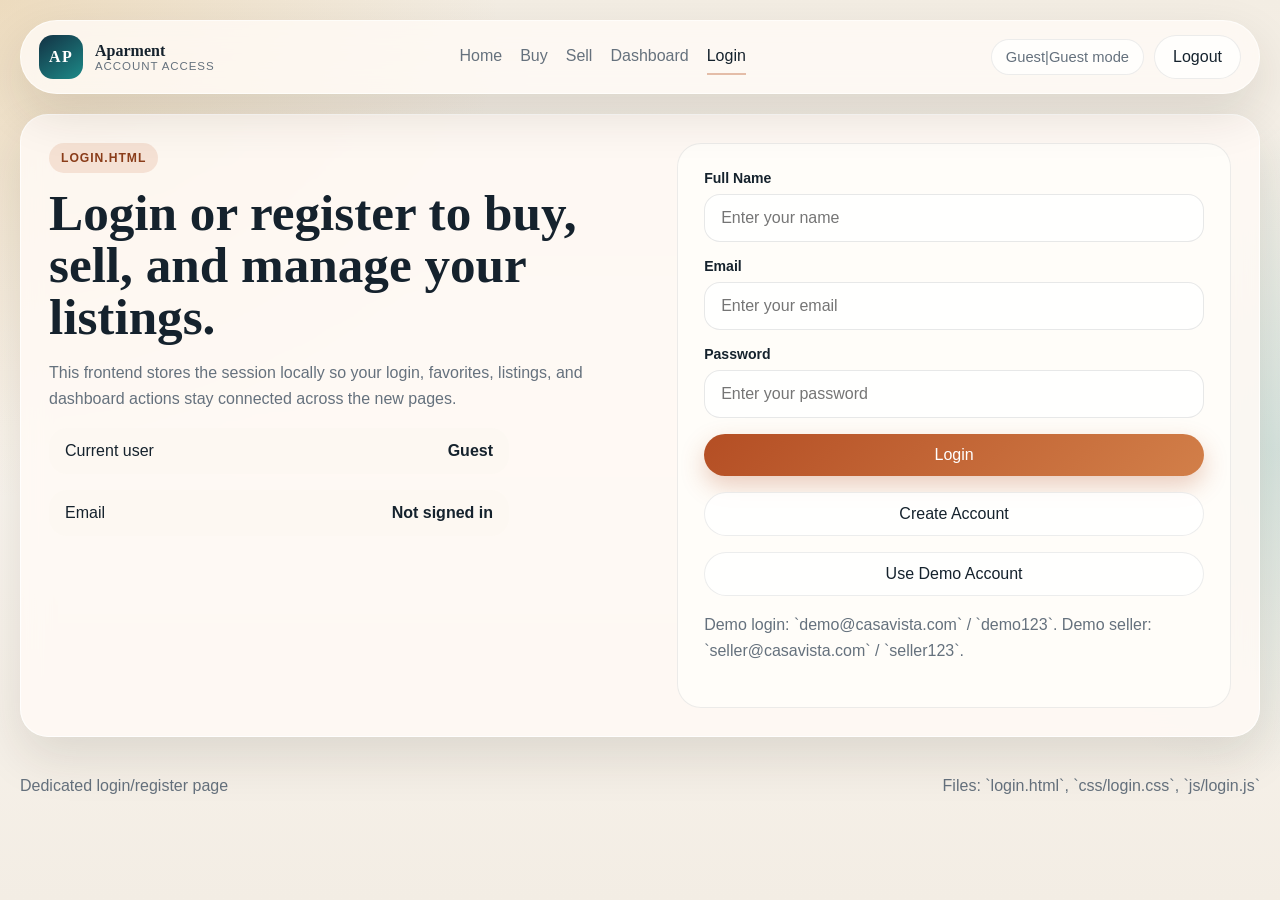
<file: html/login.html>
<!DOCTYPE html>
<html lang="en">
<head>
  <meta charset="UTF-8">
  <meta name="viewport" content="width=device-width, initial-scale=1.0">
  <title>Login / Register | Team 305106</title>
  <link rel="stylesheet" href="../css/shared.css">
  <link rel="stylesheet" href="../css/login.css">
</head>
<body>
  <div class="page-shell">
    <header class="site-header">
      <a class="brand" href="index.html">
        <span class="brand-mark">AP</span>
        <span class="brand-copy">
          <strong>Aparment</strong>
          <small>Account Access</small>
        </span>
      </a>

      <nav class="topnav">
        <a data-nav="home" href="index.html">Home</a>
        <a data-nav="buy" href="buy.html">Buy</a>
        <a data-nav="sell" href="sell.html">Sell</a>
        <a data-nav="dashboard" href="dashboard.html">Dashboard</a>
        <a data-nav="login" data-login-link href="login.html">Login</a>
      </nav>

      <div class="user-tools">
        <span class="user-badge"><span data-session-name>Guest</span> | <span data-auth-state>Guest mode</span></span>
        <button class="ghost-btn" type="button" data-logout hidden>Logout</button>
      </div>
    </header>

    <main>
      <section class="section-card auth-layout split-hero">
        <div class="hero-copy">
          <p class="eyebrow">login.html</p>
          <h1>Login or register to buy, sell, and manage your listings.</h1>
          <p class="hero-text">
            This frontend stores the session locally so your login, favorites, listings, and dashboard actions stay connected across the new pages.
          </p>

          <div class="stack auth-side-info">
            <div class="summary-item">
              <span>Current user</span>
              <strong data-session-name>Guest</strong>
            </div>
            <div class="summary-item">
              <span>Email</span>
              <strong data-session-email>Not signed in</strong>
            </div>
          </div>
        </div>

        <div class="auth-card">
          <div id="loginBanner" class="message-banner" hidden></div>

          <form id="loginForm" class="stack">
            <label class="field">
              <span>Full Name</span>
              <input name="name" type="text" placeholder="Enter your name" required>
            </label>

            <label class="field">
              <span>Email</span>
              <input name="email" type="email" placeholder="Enter your email" required>
            </label>

            <label class="field">
              <span>Password</span>
              <input name="password" type="password" placeholder="Enter your password" required>
            </label>

            <button class="primary-btn full-width" type="submit">Login</button>
            <button id="registerButton" class="secondary-btn full-width" type="button">Create Account</button>
            <button id="demoLoginButton" class="ghost-btn full-width" type="button">Use Demo Account</button>
          </form>

          <p class="helper-copy">
            Demo login: `demo@casavista.com` / `demo123`. Demo seller: `seller@casavista.com` / `seller123`.
          </p>
        </div>
      </section>
    </main>

    <footer class="page-footer">
      <span>Dedicated login/register page</span>
      <span>Files: `login.html`, `css/login.css`, `js/login.js`</span>
    </footer>
  </div>

  <script src="../js/store.js"></script>
  <script src="../js/site.js"></script>
  <script src="../js/login.js"></script>
</body>
</html>
</file>
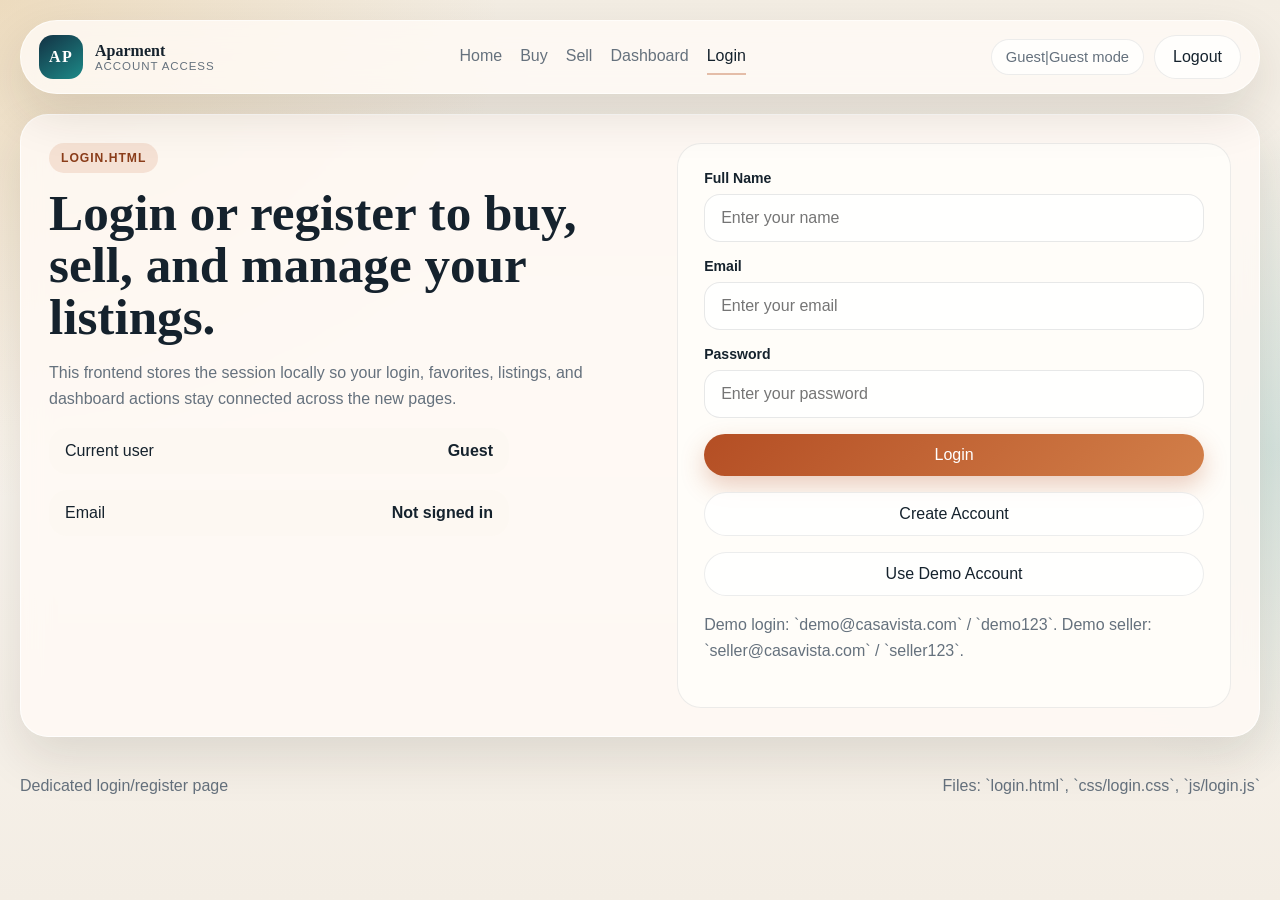
<file: html/sell.html>
<!DOCTYPE html>
<html lang="en">
<head>
  <meta charset="UTF-8">
  <meta name="viewport" content="width=device-width, initial-scale=1.0">
  <title>Sell a Property | Team 305106</title>
  <link rel="stylesheet" href="../css/shared.css">
  <link rel="stylesheet" href="../css/sell.css">
</head>
<body>
  <div class="page-shell">
    <header class="site-header">
      <a class="brand" href="index.html">
        <span class="brand-mark">AP</span>
        <span class="brand-copy">
          <strong>Apartment</strong>
          <small>Sell Page</small>
        </span>
      </a>

      <nav class="topnav">
        <a data-nav="home" href="index.html">Home</a>
        <a data-nav="buy" href="buy.html">Buy</a>
        <a data-nav="sell" href="sell.html">Sell</a>
        <a data-nav="dashboard" href="dashboard.html">Dashboard</a>
        <a data-nav="login" data-login-link href="login.html">Login</a>
      </nav>

      <div class="user-tools">
        <span class="user-badge"><span data-session-name>Guest</span> | <span data-auth-state>Guest mode</span></span>
        <button class="ghost-btn" type="button" data-logout hidden>Logout</button>
      </div>
    </header>

    <main>
      <section class="section-card">
        <div class="section-heading">
          <div>
            <p class="eyebrow">sell.html</p>
            <h2>List your item and publish it to the marketplace</h2>
          </div>
          <p class="section-text">This page is protected by login and writes new listings into the shared property store.</p>
        </div>

        <div id="sellBanner" class="message-banner" hidden></div>

        <div class="split-grid sell-layout">
          <form id="listingForm" class="stack">
            <div class="sell-form-grid">
              <label class="field">
                <span>Property Title</span>
                <input name="title" type="text" placeholder="Example: Skyline Family Apartment" required>
              </label>

              <label class="field">
                <span>City</span>
                <input name="city" type="text" placeholder="Example: New Cairo" required>
              </label>

              <label class="field">
                <span>District</span>
                <input name="district" type="text" placeholder="Example: Fifth Settlement" required>
              </label>

              <label class="field">
                <span>Address</span>
                <input name="address" type="text" placeholder="Street or compound name" required>
              </label>

              <label class="field">
                <span>Intent</span>
                <select name="intent">
                  <option value="sell">Sell</option>
                  <option value="rent">Rent</option>
                </select>
              </label>

              <label class="field">
                <span>Property Type</span>
                <select name="type">
                  <option value="Apartment">Apartment</option>
                  <option value="Villa">Villa</option>
                  <option value="Duplex">Duplex</option>
                  <option value="Townhouse">Townhouse</option>
                  <option value="Chalet">Chalet</option>
                  <option value="Loft">Loft</option>
                  <option value="Penthouse">Penthouse</option>
                </select>
              </label>

              <label class="field">
                <span>Bedrooms</span>
                <input name="bedrooms" type="number" min="0" max="12" value="3" required>
              </label>

              <label class="field">
                <span>Bathrooms</span>
                <input name="bathrooms" type="number" min="1" max="12" value="2" required>
              </label>

              <label class="field">
                <span>Area (sq m)</span>
                <input name="area" type="number" min="30" value="160" required>
              </label>

              <label class="field">
                <span>Price</span>
                <input name="price" type="number" min="1" value="5000000" required>
              </label>

              <label class="field">
                <span>Theme</span>
                <select name="theme">
                  <option value="theme-sunset">Sunset</option>
                  <option value="theme-lagoon">Lagoon</option>
                  <option value="theme-forest">Forest</option>
                  <option value="theme-sky">Sky</option>
                  <option value="theme-dusk">Dusk</option>
                  <option value="theme-sand">Sand</option>
                </select>
              </label>

              <label class="field field-checkbox">
                <span>Featured Listing</span>
                <input name="featured" type="checkbox">
              </label>
            </div>

            <label class="field">
              <span>Tagline</span>
              <input name="tagline" type="text" placeholder="Short line that appears on the card">
            </label>

            <label class="field">
              <span>Description</span>
              <textarea name="description" placeholder="Describe the property, neighborhood, and strongest selling points"></textarea>
            </label>

            <label class="field">
              <span>Amenities</span>
              <textarea name="amenities" placeholder="Comma separated, for example: Parking, Security, Garden"></textarea>
            </label>

            <button class="primary-btn full-width" type="submit">Publish Listing</button>
          </form>

          <div class="stack">
            <article class="preview-card">
              <h4>Live Listing Preview</h4>
              <div id="listingPreview"></div>
            </article>

            <article class="preview-card">
              <h4>My Listed Items</h4>
              <div id="myListings" class="feed-list"></div>
            </article>
          </div>
        </div>
      </section>
    </main>

    <footer class="page-footer">
      <span>Independent seller page</span>
      <span>Files: `sell.html`, `css/sell.css`, `js/sell.js`</span>
    </footer>
  </div>

  <script src="../js/store.js"></script>
  <script src="../js/site.js"></script>
  <script src="../js/sell.js"></script>
</body>
</html>
</file>
<file: css/shared.css>
:root {
  --bg: #f7f2ea;
  --bg-soft: #fdf8f2;
  --panel: rgba(255, 250, 245, 0.86);
  --panel-strong: #fffdf9;
  --ink: #15222d;
  --muted: #65717d;
  --accent: #bb5c2f;
  --accent-strong: #8b3d1a;
  --accent-soft: rgba(187, 92, 47, 0.14);
  --teal: #1d8a88;
  --gold: #d8a24a;
  --line: rgba(21, 34, 45, 0.08);
  --shadow: 0 20px 50px rgba(44, 31, 18, 0.12);
  --radius-lg: 28px;
  --radius-md: 20px;
}

* {
  box-sizing: border-box;
}

html {
  scroll-behavior: smooth;
}

body {
  margin: 0;
  min-height: 100vh;
  font-family: "Segoe UI Variable Text", "Segoe UI", sans-serif;
  color: var(--ink);
  background:
    radial-gradient(circle at top left, rgba(216, 162, 74, 0.24), transparent 32%),
    radial-gradient(circle at right center, rgba(29, 138, 136, 0.16), transparent 24%),
    linear-gradient(180deg, #f3ede3 0%, #faf6f0 48%, #f3ede4 100%);
}

a {
  color: inherit;
  text-decoration: none;
}

button,
input,
select,
textarea {
  font: inherit;
}

button {
  cursor: pointer;
}

.page-shell {
  width: min(1240px, calc(100% - 32px));
  margin: 0 auto;
  padding: 20px 0 48px;
}

.site-header {
  position: sticky;
  top: 16px;
  z-index: 20;
  display: flex;
  align-items: center;
  justify-content: space-between;
  gap: 18px;
  padding: 14px 18px;
  margin-bottom: 20px;
  border: 1px solid rgba(255, 255, 255, 0.6);
  border-radius: 999px;
  background: rgba(255, 251, 246, 0.82);
  backdrop-filter: blur(14px);
  box-shadow: var(--shadow);
}

.brand {
  display: inline-flex;
  align-items: center;
  gap: 12px;
}

.brand-mark {
  display: inline-grid;
  place-items: center;
  width: 44px;
  height: 44px;
  border-radius: 14px;
  background: linear-gradient(145deg, #133244 0%, #1d8a88 100%);
  color: #fff;
  font-family: Georgia, "Times New Roman", serif;
  font-weight: 700;
  letter-spacing: 0.08em;
}

.brand-copy {
  display: grid;
}

.brand-copy strong,
.hero-copy h1,
.section-heading h2,
.metric-card strong,
.property-card h3,
.selected-header h3,
.card-heading h3,
.page-title {
  font-family: Georgia, "Times New Roman", serif;
}

.brand-copy small {
  color: var(--muted);
  letter-spacing: 0.08em;
  text-transform: uppercase;
  font-size: 0.72rem;
}

.topnav {
  display: flex;
  align-items: center;
  gap: 18px;
  color: var(--muted);
}

.topnav a {
  padding: 8px 0;
  border-bottom: 2px solid transparent;
  transition: color 160ms ease, border-color 160ms ease;
}

.topnav a:hover,
.topnav a:focus-visible,
.topnav a.is-active {
  color: var(--ink);
  border-color: rgba(187, 92, 47, 0.38);
}

.user-tools {
  display: flex;
  align-items: center;
  gap: 10px;
}

.user-badge {
  display: inline-flex;
  align-items: center;
  padding: 9px 14px;
  border-radius: 999px;
  background: rgba(255, 255, 255, 0.78);
  border: 1px solid var(--line);
  color: var(--muted);
  font-size: 0.92rem;
}

.section-card,
.glass-panel {
  padding: 28px;
  margin-bottom: 20px;
  border: 1px solid rgba(255, 255, 255, 0.75);
  border-radius: var(--radius-lg);
  background: var(--panel);
  backdrop-filter: blur(14px);
  box-shadow: var(--shadow);
}

.page-hero {
  display: grid;
  gap: 20px;
}

.hero-copy h1,
.page-title {
  margin: 0;
  font-size: clamp(2.2rem, 4vw, 4rem);
  line-height: 1.02;
}

.eyebrow {
  display: inline-flex;
  margin: 0 0 14px;
  padding: 8px 12px;
  border-radius: 999px;
  background: var(--accent-soft);
  color: var(--accent-strong);
  letter-spacing: 0.08em;
  text-transform: uppercase;
  font-size: 0.76rem;
  font-weight: 700;
}

.hero-text,
.section-text,
.selected-description,
.empty-copy,
.timeline-copy,
.detail-meta p,
.results-copy span,
.status-hint,
.helper-copy,
.card-heading span,
.muted {
  color: var(--muted);
  line-height: 1.65;
}

.button-row,
.hero-actions,
.hero-features,
.chip-row,
.amenities-grid,
.recent-row {
  display: flex;
  flex-wrap: wrap;
  gap: 12px;
}

.primary-btn,
.secondary-btn,
.ghost-btn,
.card-btn,
.favorite-btn,
.inline-link-btn {
  border: 0;
  border-radius: 999px;
  transition: transform 160ms ease, box-shadow 160ms ease, background 160ms ease;
}

.primary-btn,
.secondary-btn,
.ghost-btn,
.card-btn,
.inline-link-btn {
  display: inline-flex;
  align-items: center;
  justify-content: center;
  padding: 12px 18px;
}

.primary-btn {
  background: linear-gradient(135deg, #b44e24 0%, #d27f49 100%);
  color: #fff;
  box-shadow: 0 10px 24px rgba(180, 78, 36, 0.28);
}

.secondary-btn {
  background: rgba(255, 255, 255, 0.78);
  color: var(--ink);
  border: 1px solid rgba(21, 34, 45, 0.08);
}

.ghost-btn,
.inline-link-btn {
  background: rgba(255, 255, 255, 0.72);
  color: var(--ink);
  border: 1px solid rgba(21, 34, 45, 0.08);
}

.primary-btn:hover,
.secondary-btn:hover,
.ghost-btn:hover,
.card-btn:hover,
.favorite-btn:hover,
.inline-link-btn:hover {
  transform: translateY(-1px);
}

.feature-chip,
.chip,
.amenity-chip,
.mini-badge {
  display: inline-flex;
  align-items: center;
  padding: 9px 12px;
  border-radius: 999px;
  background: rgba(255, 255, 255, 0.78);
  border: 1px solid rgba(21, 34, 45, 0.08);
}

.split-hero,
.split-grid,
.analytics-grid,
.dashboard-lower,
.detail-layout,
.detail-highlights,
.detail-forms,
.filters-grid,
.cards-grid,
.metrics-grid {
  display: grid;
  gap: 16px;
}

.metrics-grid {
  grid-template-columns: repeat(4, minmax(0, 1fr));
}

.metric-card {
  padding: 18px;
  border-radius: 22px;
  background: var(--panel-strong);
  border: 1px solid var(--line);
}

.metric-card span {
  display: block;
  color: var(--muted);
  font-size: 0.9rem;
}

.metric-card strong {
  display: block;
  margin-top: 10px;
  font-size: 1.7rem;
}

.metric-card small {
  display: block;
  margin-top: 10px;
  color: var(--muted);
}

.section-heading {
  display: flex;
  align-items: end;
  justify-content: space-between;
  gap: 18px;
  margin-bottom: 20px;
}

.section-heading h2 {
  margin: 0;
  font-size: clamp(1.8rem, 3vw, 2.8rem);
}

.field {
  display: grid;
  gap: 8px;
}

.field span {
  font-size: 0.88rem;
  font-weight: 600;
}

.field input,
.field select,
.field textarea {
  width: 100%;
  padding: 14px 16px;
  border: 1px solid rgba(21, 34, 45, 0.1);
  border-radius: 16px;
  background: rgba(255, 255, 255, 0.82);
  color: var(--ink);
}

.field input:focus,
.field select:focus,
.field textarea:focus {
  outline: 2px solid rgba(187, 92, 47, 0.22);
  border-color: rgba(187, 92, 47, 0.2);
}

.field textarea {
  min-height: 126px;
  resize: vertical;
}

.results-bar {
  display: flex;
  align-items: center;
  justify-content: space-between;
  margin: 18px 0;
}

.results-copy {
  display: flex;
  align-items: baseline;
  gap: 8px;
}

.results-copy strong {
  font-size: 1.2rem;
}

.property-grid {
  display: grid;
  grid-template-columns: repeat(3, minmax(0, 1fr));
  gap: 18px;
}

.property-card,
.dashboard-card,
.selected-panel,
.empty-state,
.info-card,
.preview-card {
  border: 1px solid var(--line);
  border-radius: 24px;
  background: var(--panel-strong);
  overflow: hidden;
}

.property-card {
  display: flex;
  flex-direction: column;
  min-height: 100%;
  transition: transform 160ms ease, box-shadow 160ms ease;
}

.property-card:hover {
  transform: translateY(-3px);
  box-shadow: 0 18px 36px rgba(21, 34, 45, 0.08);
}

.property-art,
.detail-visual,
.preview-cover {
  position: relative;
  isolation: isolate;
  overflow: hidden;
  background-color: #223746;
  background-size: cover;
  background-position: center;
  background-repeat: no-repeat;
}

.property-art {
  min-height: 220px;
}

.detail-visual {
  min-height: 420px;
  border-radius: 24px;
}

.preview-cover {
  min-height: 220px;
}

.property-art::before,
.detail-visual::before,
.preview-cover::before {
  content: "";
  position: absolute;
  inset: 18px;
  border-radius: 22px;
  background:
    linear-gradient(90deg, rgba(255, 255, 255, 0.12) 1px, transparent 1px),
    linear-gradient(rgba(255, 255, 255, 0.1) 1px, transparent 1px),
    linear-gradient(180deg, rgba(255, 255, 255, 0.18), transparent 72%);
  background-size: 22px 22px, 22px 22px, auto;
  opacity: 0.34;
}

.property-art::after,
.detail-visual::after,
.preview-cover::after {
  content: "";
  position: absolute;
  left: 10%;
  right: 10%;
  bottom: -16%;
  height: 120px;
  border-radius: 40px;
  background: rgba(255, 255, 255, 0.16);
  filter: blur(24px);
  opacity: 0.65;
}

.theme-sunset {
  background: linear-gradient(145deg, #8d3f21 0%, #cf8043 52%, #f0c27b 100%);
}

.theme-lagoon {
  background: linear-gradient(145deg, #0f4f68 0%, #1a8a88 56%, #9ad0c1 100%);
}

.theme-forest {
  background: linear-gradient(145deg, #19463d 0%, #507c58 52%, #c9dca5 100%);
}

.theme-sky {
  background: linear-gradient(145deg, #334d7d 0%, #7590ba 56%, #d4e1f7 100%);
}

.theme-dusk {
  background: linear-gradient(145deg, #473765 0%, #7d4f76 54%, #dc9ca7 100%);
}

.theme-sand {
  background: linear-gradient(145deg, #856443 0%, #c59b68 56%, #efd9b8 100%);
}

.property-topline,
.detail-overlay {
  position: relative;
  z-index: 1;
  display: flex;
  align-items: start;
  justify-content: space-between;
  gap: 12px;
  padding: 18px;
}

.status-pill {
  display: inline-flex;
  align-items: center;
  gap: 8px;
  padding: 9px 12px;
  border-radius: 999px;
  color: #fff;
  font-size: 0.78rem;
  font-weight: 700;
  letter-spacing: 0.06em;
  text-transform: uppercase;
}

.status-pill--for-sale {
  background: rgba(20, 52, 73, 0.72);
}

.status-pill--for-rent {
  background: rgba(20, 120, 111, 0.76);
}

.status-pill--sold {
  background: rgba(180, 78, 36, 0.82);
}

.status-pill--rented {
  background: rgba(116, 87, 158, 0.82);
}

.favorite-btn {
  width: 44px;
  height: 44px;
  border: 1px solid rgba(255, 255, 255, 0.32);
  background: rgba(255, 255, 255, 0.16);
  color: #fff;
  font-size: 1.1rem;
}

.favorite-btn.is-active {
  background: rgba(255, 255, 255, 0.86);
  color: var(--accent);
}

.property-art-copy,
.detail-overlay {
  position: absolute;
  left: 0;
  right: 0;
  bottom: 0;
}

.property-art-copy {
  padding: 18px;
  color: #fff;
  z-index: 1;
}

.property-art-copy small,
.detail-overlay small {
  display: block;
  letter-spacing: 0.08em;
  text-transform: uppercase;
  opacity: 0.86;
}

.property-art-copy strong,
.detail-overlay strong {
  display: block;
  margin-top: 8px;
  font-size: 1.3rem;
}

.property-card-body {
  display: grid;
  gap: 14px;
  padding: 20px;
}

.property-card h3 {
  margin: 0;
  font-size: 1.5rem;
}

.property-subtitle,
.detail-meta p {
  margin: 0;
  color: var(--muted);
}

.price-row {
  display: flex;
  align-items: baseline;
  justify-content: space-between;
  gap: 12px;
}

.price-main {
  font-size: 1.4rem;
  font-weight: 800;
}

.card-actions {
  display: flex;
  gap: 10px;
}

.card-btn {
  flex: 1;
  background: var(--ink);
  color: #fff;
}

.card-btn.secondary {
  background: rgba(21, 34, 45, 0.06);
  color: var(--ink);
}

.selected-panel {
  padding: 18px;
}

.detail-layout {
  grid-template-columns: 1.05fr 1.15fr;
}

.detail-overlay {
  padding: 28px;
  color: #fff;
}

.detail-body {
  display: grid;
  gap: 18px;
}

.selected-header {
  display: flex;
  align-items: start;
  justify-content: space-between;
  gap: 16px;
}

.selected-header h3 {
  margin: 0;
  font-size: clamp(2rem, 3vw, 2.8rem);
}

.selected-price {
  text-align: right;
}

.selected-price strong {
  display: block;
  font-size: 1.7rem;
}

.detail-highlights {
  grid-template-columns: repeat(4, minmax(0, 1fr));
}

.highlight-box {
  padding: 16px;
  border-radius: 20px;
  background: var(--bg-soft);
  border: 1px solid rgba(21, 34, 45, 0.06);
}

.highlight-box span {
  display: block;
  color: var(--muted);
  font-size: 0.82rem;
}

.highlight-box strong {
  display: block;
  margin-top: 8px;
  font-size: 1.1rem;
}

.detail-panels {
  display: grid;
  gap: 16px;
  grid-template-columns: 1.1fr 0.9fr;
}

.info-card,
.preview-card,
.dashboard-card {
  padding: 18px;
}

.info-card h4,
.preview-card h4,
.dashboard-card h3 {
  margin: 0 0 12px;
}

.timeline-item,
.feed-item {
  display: grid;
  gap: 4px;
  padding: 14px 0;
  border-bottom: 1px solid rgba(21, 34, 45, 0.08);
}

.timeline-item:last-child,
.feed-item:last-child {
  border-bottom: 0;
  padding-bottom: 0;
}

.timeline-copy strong,
.feed-item strong {
  font-size: 0.96rem;
}

.detail-forms {
  grid-template-columns: 1fr 1fr;
}

.detail-form {
  display: grid;
  gap: 12px;
  padding: 18px;
  border-radius: 22px;
  background: var(--bg-soft);
  border: 1px solid rgba(21, 34, 45, 0.06);
}

.inline-message {
  margin: 0;
  color: var(--teal);
  font-size: 0.92rem;
}

.dashboard-card {
  border-radius: 24px;
  background: var(--panel-strong);
}

.card-heading {
  display: grid;
  gap: 6px;
  margin-bottom: 16px;
}

.analytics-grid {
  grid-template-columns: repeat(2, minmax(0, 1fr));
  margin-bottom: 16px;
}

.dashboard-lower {
  grid-template-columns: 1.05fr 1.05fr 0.9fr;
}

.bar-stack {
  display: grid;
  gap: 14px;
}

.bar-row {
  display: grid;
  gap: 8px;
}

.bar-row header {
  display: flex;
  align-items: center;
  justify-content: space-between;
  gap: 12px;
}

.bar-track {
  height: 12px;
  border-radius: 999px;
  background: rgba(21, 34, 45, 0.08);
  overflow: hidden;
}

.bar-fill {
  height: 100%;
  border-radius: inherit;
  background: linear-gradient(90deg, #1d8a88, #d8a24a);
}

.summary-list {
  display: grid;
  gap: 12px;
}

.summary-item {
  display: flex;
  align-items: center;
  justify-content: space-between;
  gap: 16px;
  padding: 14px 16px;
  border-radius: 18px;
  background: var(--bg-soft);
}

.feed-list {
  display: grid;
}

.empty-state {
  display: grid;
  place-items: center;
  min-height: 240px;
  padding: 20px;
  text-align: center;
  background:
    radial-gradient(circle at top, rgba(216, 162, 74, 0.12), transparent 28%),
    var(--panel-strong);
}

.status-hint {
  margin: 14px 0 0;
}

.message-banner {
  padding: 14px 16px;
  margin-bottom: 18px;
  border-radius: 18px;
  border: 1px solid rgba(29, 138, 136, 0.16);
  background: rgba(29, 138, 136, 0.1);
  color: #14595a;
}

.message-banner.is-warning {
  border-color: rgba(187, 92, 47, 0.18);
  background: rgba(187, 92, 47, 0.08);
  color: var(--accent-strong);
}

.message-banner[hidden] {
  display: none;
}

.page-footer {
  display: flex;
  align-items: center;
  justify-content: space-between;
  gap: 16px;
  padding: 20px 0 0;
  color: var(--muted);
}

.stack {
  display: grid;
  gap: 16px;
}

.full-width {
  width: 100%;
}

@media (max-width: 1120px) {
  .split-hero,
  .detail-layout,
  .detail-panels,
  .detail-forms,
  .analytics-grid,
  .dashboard-lower {
    grid-template-columns: 1fr;
  }

  .filters-grid {
    grid-template-columns: repeat(3, minmax(0, 1fr));
  }

  .property-grid,
  .metrics-grid {
    grid-template-columns: repeat(2, minmax(0, 1fr));
  }

  .detail-highlights {
    grid-template-columns: repeat(2, minmax(0, 1fr));
  }
}

@media (max-width: 860px) {
  .page-shell {
    width: min(100% - 20px, 1240px);
  }

  .site-header {
    flex-wrap: wrap;
    border-radius: 28px;
  }

  .topnav {
    order: 3;
    width: 100%;
    justify-content: space-between;
    font-size: 0.95rem;
  }

  .user-tools {
    width: 100%;
    justify-content: space-between;
  }

  .section-heading,
  .results-bar,
  .selected-header,
  .price-row,
  .page-footer {
    flex-direction: column;
    align-items: start;
  }

  .hero-actions,
  .button-row {
    width: 100%;
  }

  .property-grid,
  .metrics-grid,
  .detail-highlights,
  .filters-grid {
    grid-template-columns: 1fr;
  }
}

@media (max-width: 540px) {
  .section-card,
  .glass-panel {
    padding: 20px;
  }

  .brand-copy small,
  .topnav {
    font-size: 0.72rem;
  }

  .hero-copy h1,
  .page-title {
    font-size: 2.1rem;
  }

  .selected-header h3 {
    font-size: 1.8rem;
  }
}
</file>
<file: css/index.css>
.landing-hero {
  grid-template-columns: 1.3fr 1fr;
  align-items: start;
}

.home-spotlight .metrics-grid {
  grid-template-columns: repeat(2, minmax(0, 1fr));
}

.quick-link-grid {
  grid-template-columns: repeat(4, minmax(0, 1fr));
}

.nav-card {
  display: grid;
  gap: 10px;
  padding: 22px;
  border-radius: 24px;
  border: 1px solid rgba(21, 34, 45, 0.08);
  background: var(--panel-strong);
  transition: transform 160ms ease, box-shadow 160ms ease;
}

.nav-card strong {
  font-size: 1.1rem;
}

.nav-card span {
  color: var(--muted);
  line-height: 1.6;
}

.nav-card:hover {
  transform: translateY(-2px);
  box-shadow: 0 18px 36px rgba(21, 34, 45, 0.08);
}

@media (max-width: 1120px) {
  .landing-hero,
  .quick-link-grid {
    grid-template-columns: 1fr;
  }
}
</file>
<file: css/buy.css>
.buy-filters {
  grid-template-columns: repeat(6, minmax(0, 1fr));
}

@media (max-width: 1120px) {
  .buy-filters {
    grid-template-columns: repeat(3, minmax(0, 1fr));
  }
}

@media (max-width: 860px) {
  .buy-filters {
    grid-template-columns: 1fr;
  }
}
</file>
<file: css/dashboard.css>
.dashboard-metrics {
  grid-template-columns: repeat(6, minmax(0, 1fr));
  margin-bottom: 20px;
}

@media (max-width: 1120px) {
  .dashboard-metrics {
    grid-template-columns: repeat(3, minmax(0, 1fr));
  }
}

@media (max-width: 860px) {
  .dashboard-metrics {
    grid-template-columns: 1fr;
  }
}
</file>
<file: css/details.css>
#propertyDetails:empty {
  min-height: 120px;
}

.details-actions {
  display: flex;
  flex-wrap: wrap;
  gap: 12px;
}

@media (max-width: 860px) {
  .details-actions {
    flex-direction: column;
  }
}
</file>
<file: css/login.css>
.auth-layout {
  grid-template-columns: 1.05fr 0.95fr;
  align-items: stretch;
}

.auth-card {
  padding: 26px;
  border-radius: 24px;
  background: var(--panel-strong);
  border: 1px solid rgba(21, 34, 45, 0.08);
}

.auth-side-info {
  max-width: 460px;
}

@media (max-width: 980px) {
  .auth-layout {
    grid-template-columns: 1fr;
  }
}
</file>
<file: css/sell.css>
.sell-layout {
  grid-template-columns: 1.2fr 0.8fr;
  align-items: start;
}

.sell-form-grid {
  display: grid;
  gap: 16px;
  grid-template-columns: repeat(2, minmax(0, 1fr));
}

.field-checkbox {
  align-content: end;
}

.field-checkbox input {
  width: 22px;
  height: 22px;
}

#listingPreview .preview-cover {
  margin-bottom: 16px;
}

@media (max-width: 1120px) {
  .sell-layout,
  .sell-form-grid {
    grid-template-columns: 1fr;
  }
}
</file>
